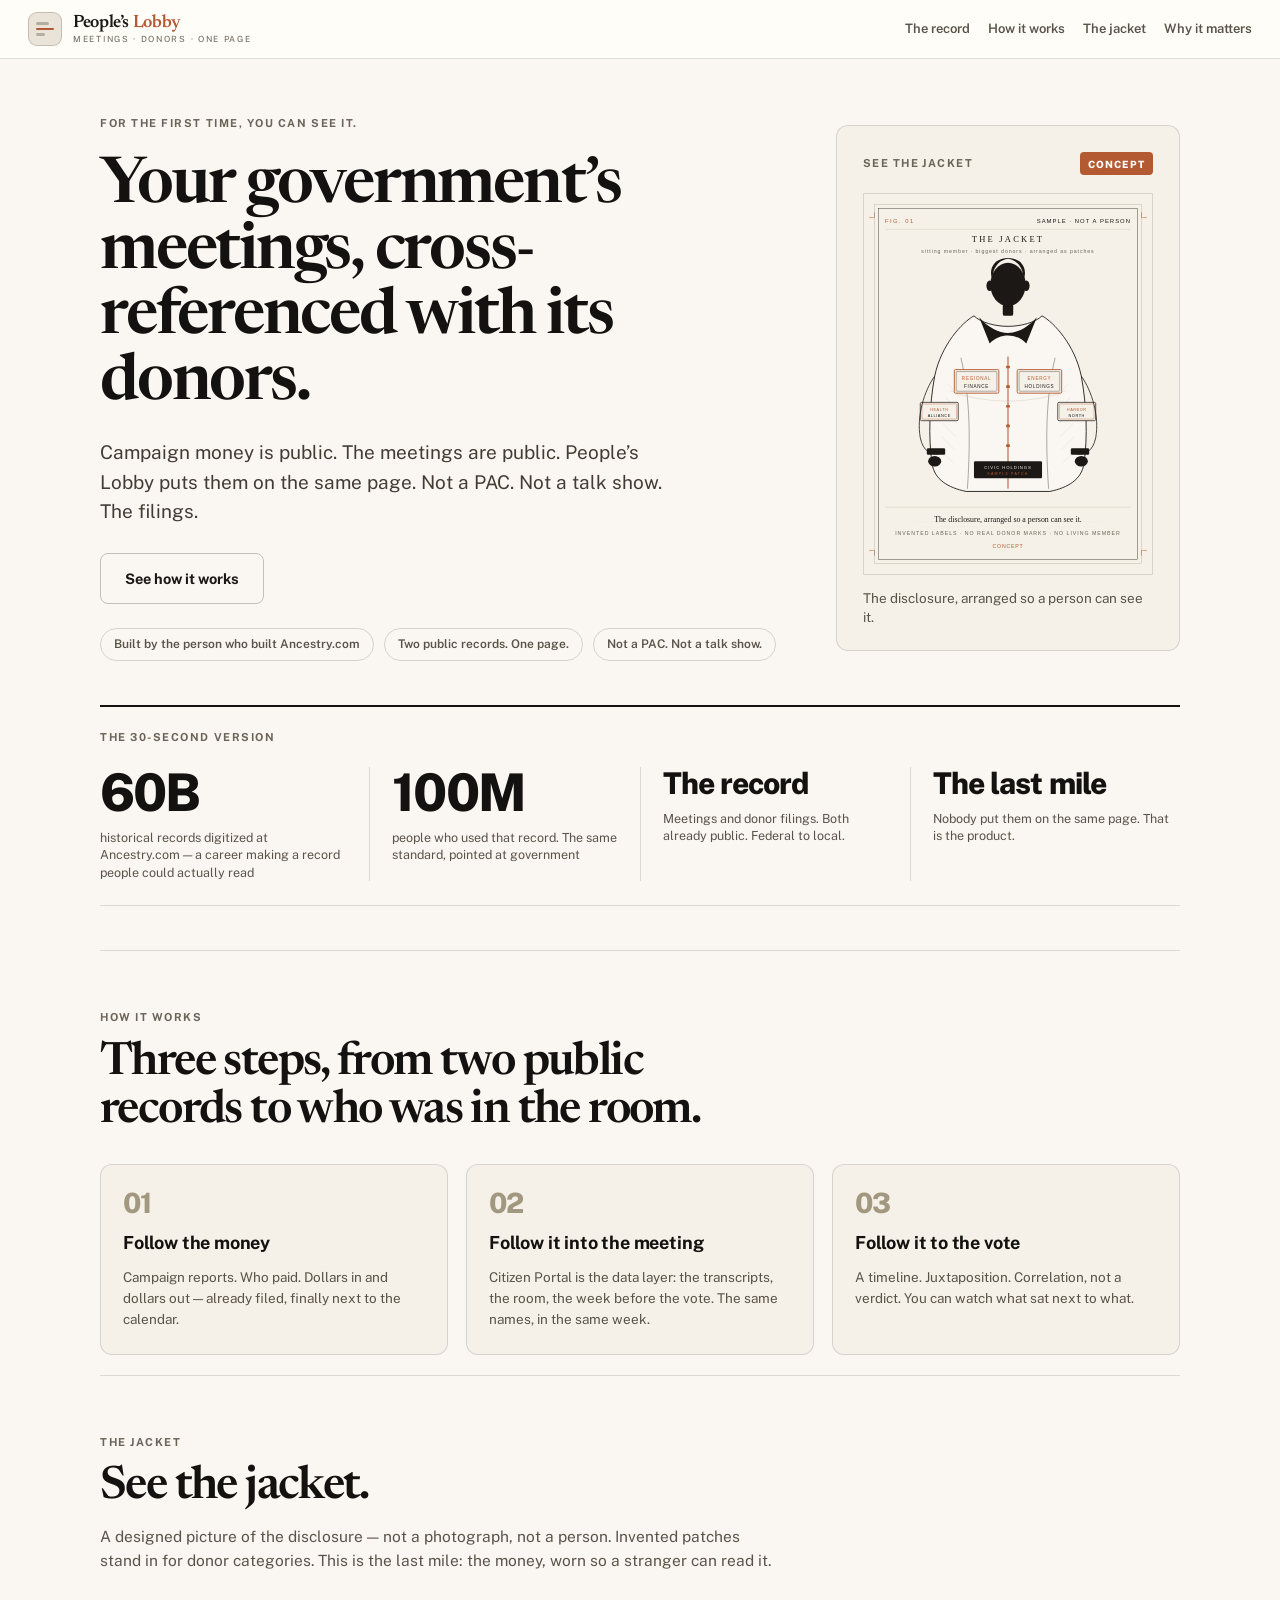
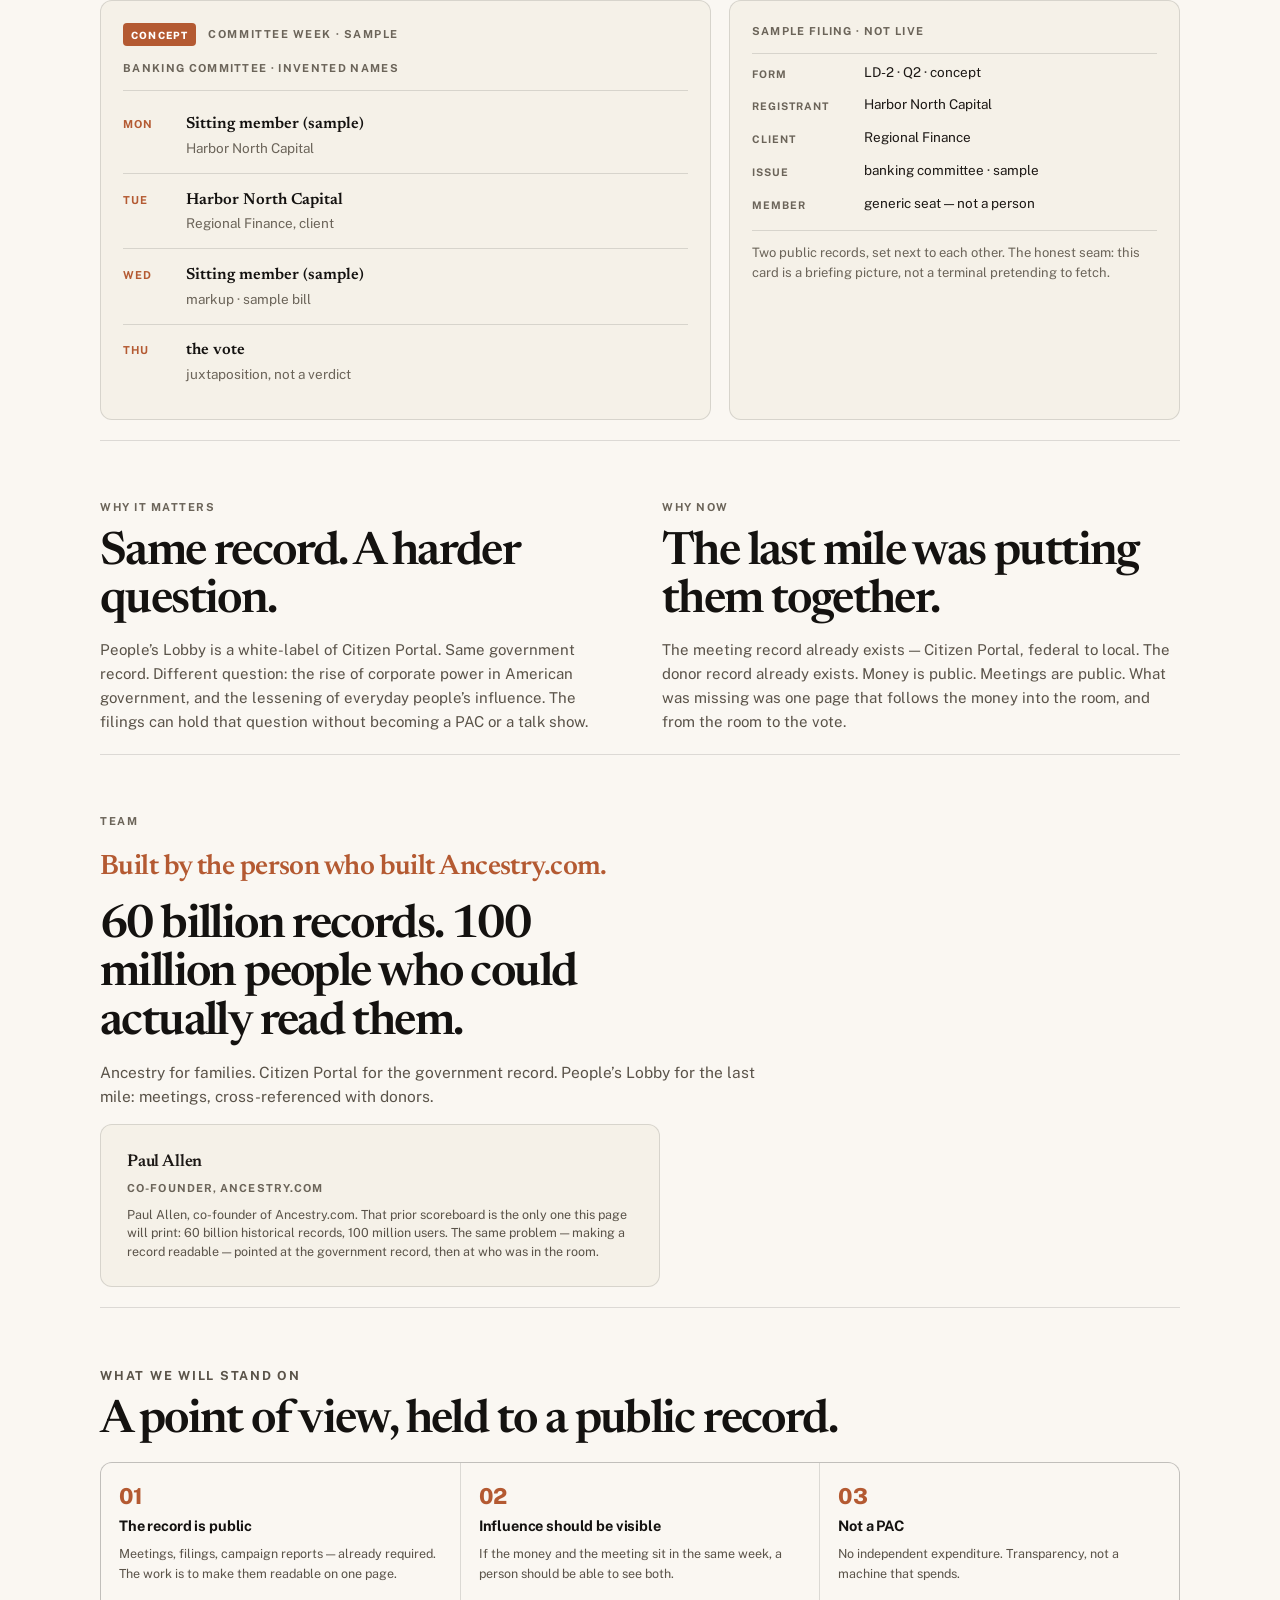
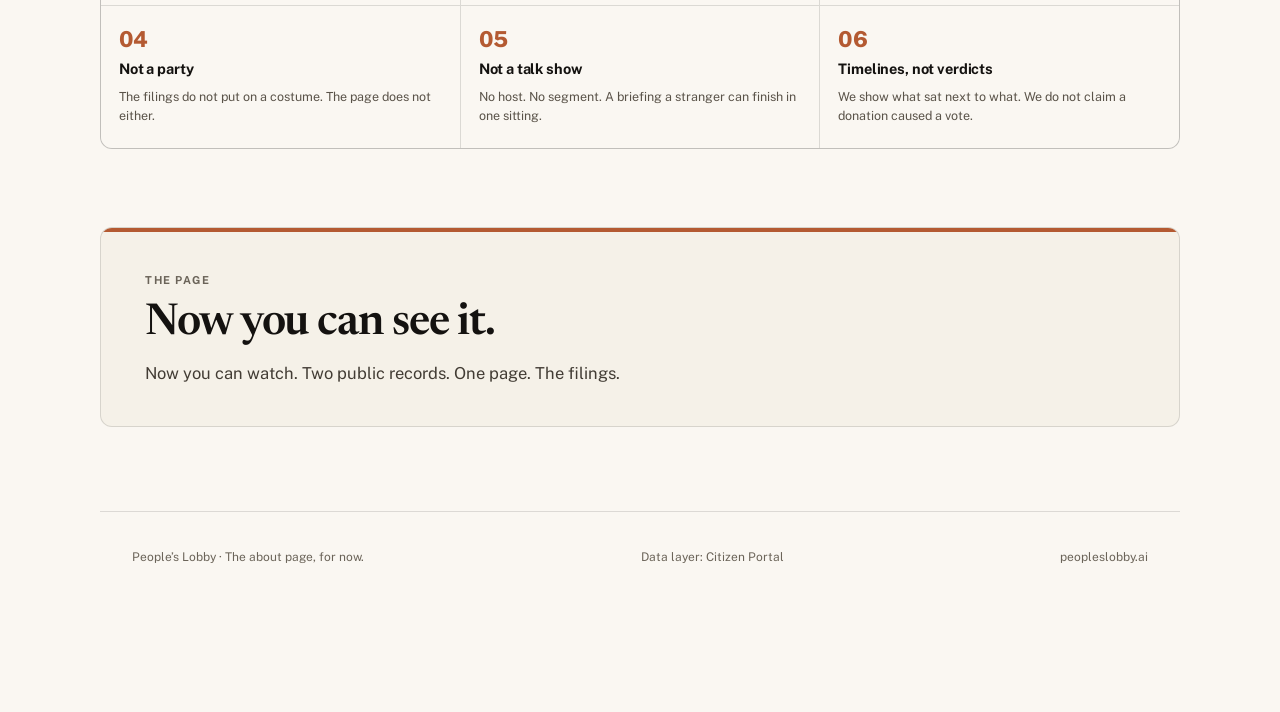
<file: index.html>
<!doctype html>
<html lang="en">
  <head>
    <meta charset="UTF-8" />
    <meta http-equiv="refresh" content="0; url=./peoples-lobby/" />
    <title>People's Lobby</title>
    <meta name="description" content="Your government's meetings, cross-referenced with its donors. Not a PAC. Not a talk show. The filings." />
  </head>
  <body>
    <p><a href="./peoples-lobby/">People’s Lobby</a> — the about page, for now.</p>
  </body>
</html>
</file>
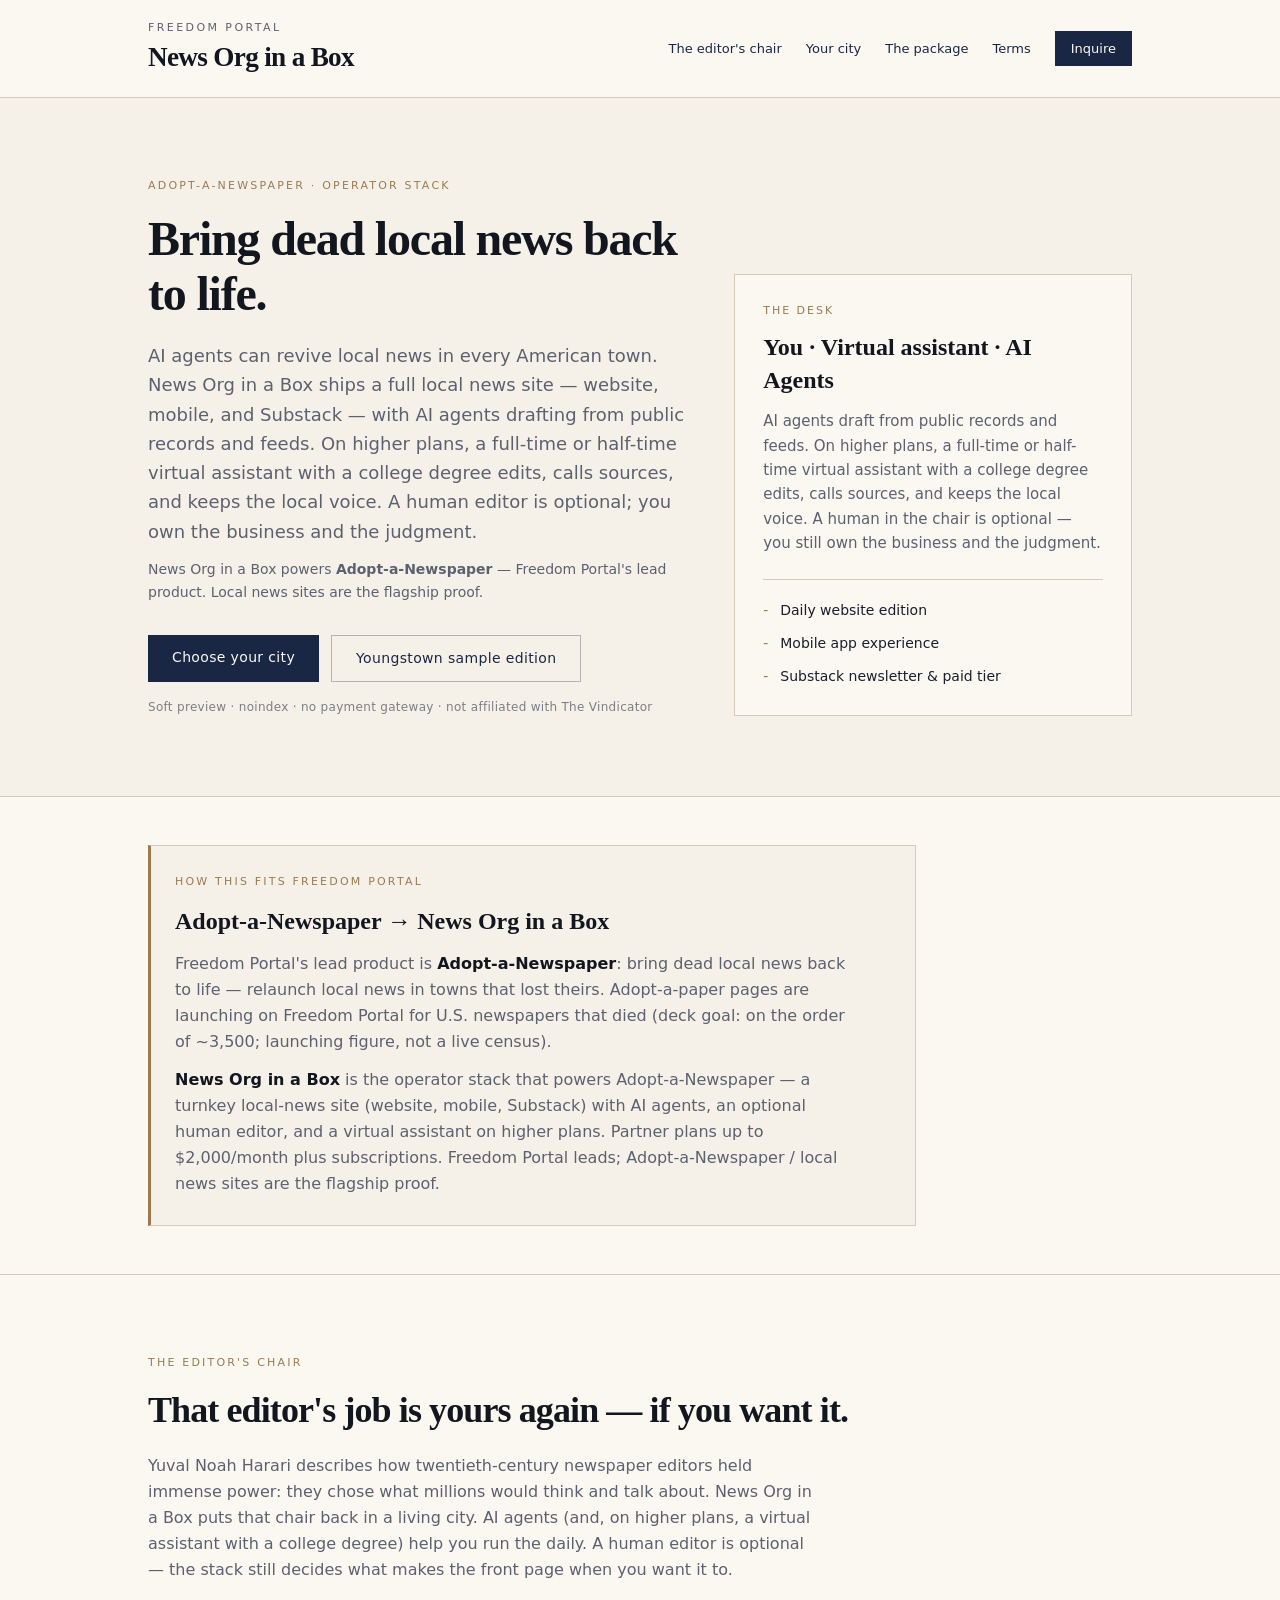
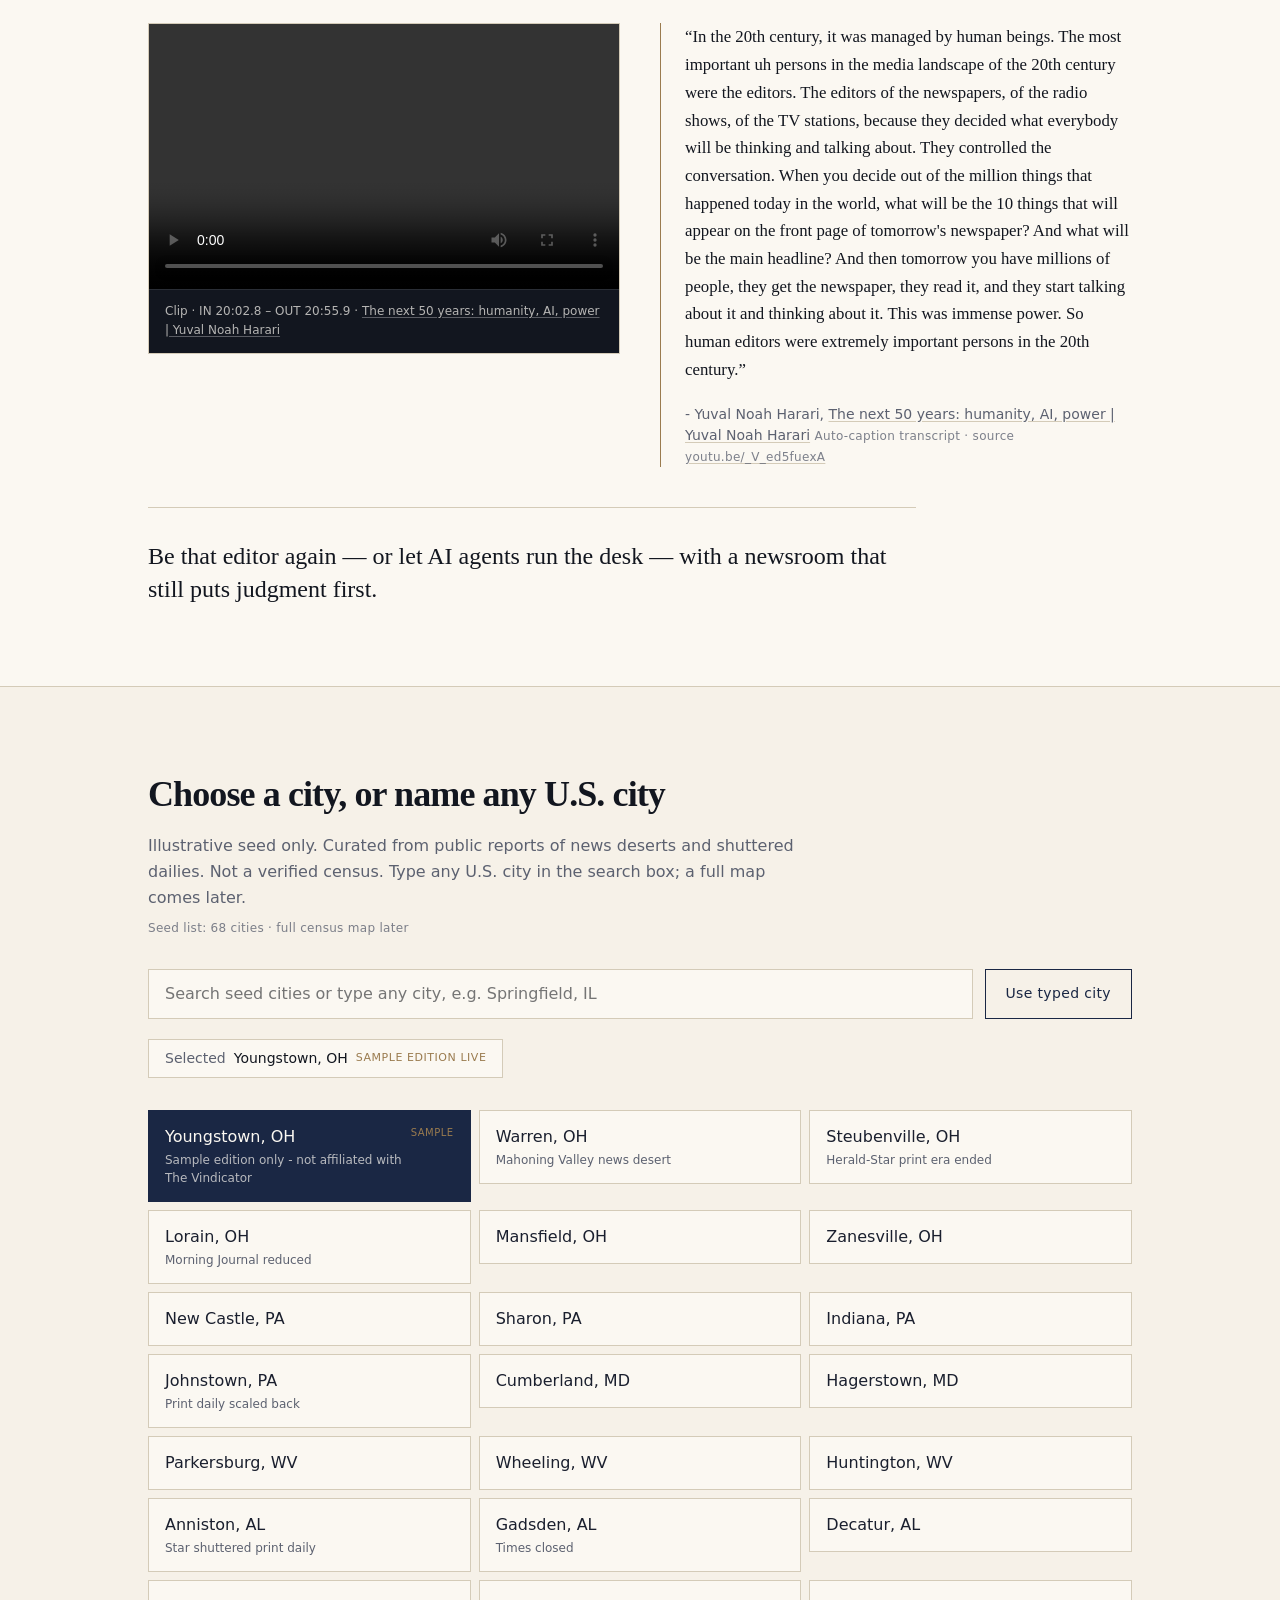
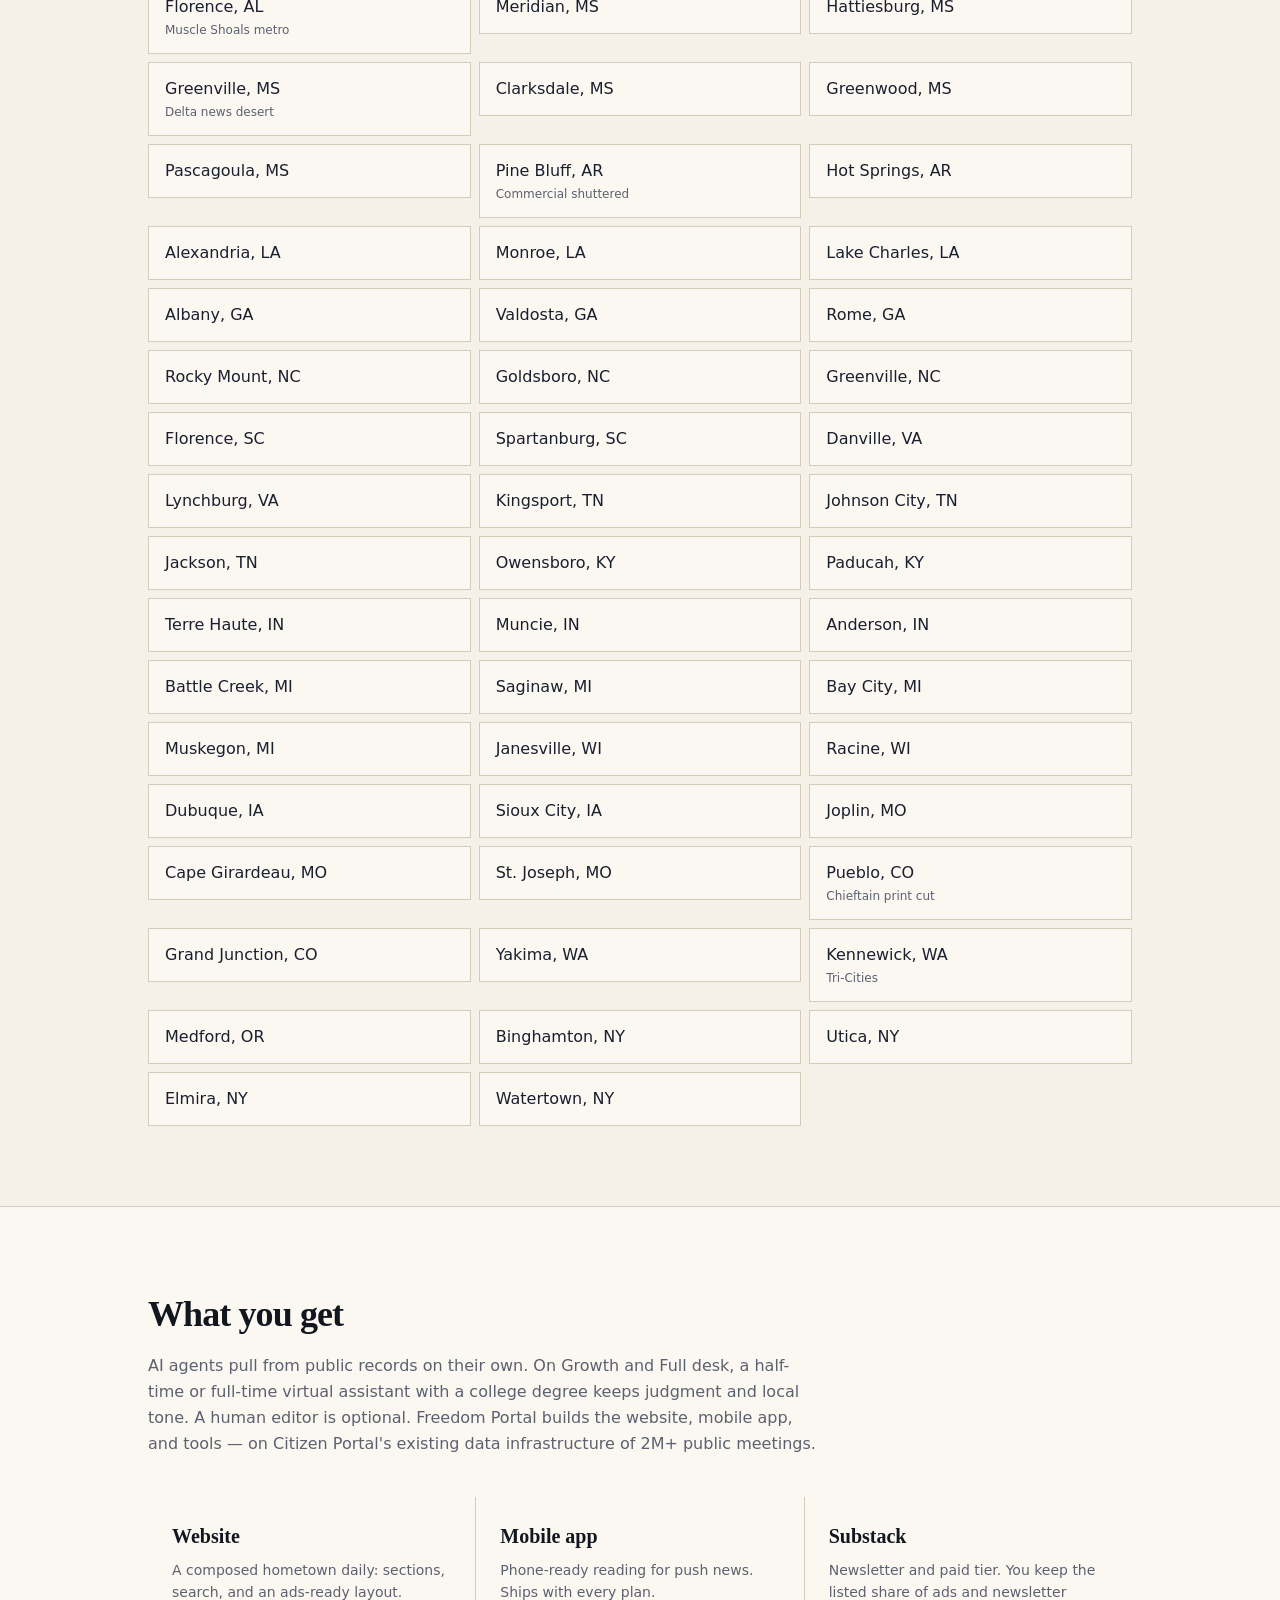
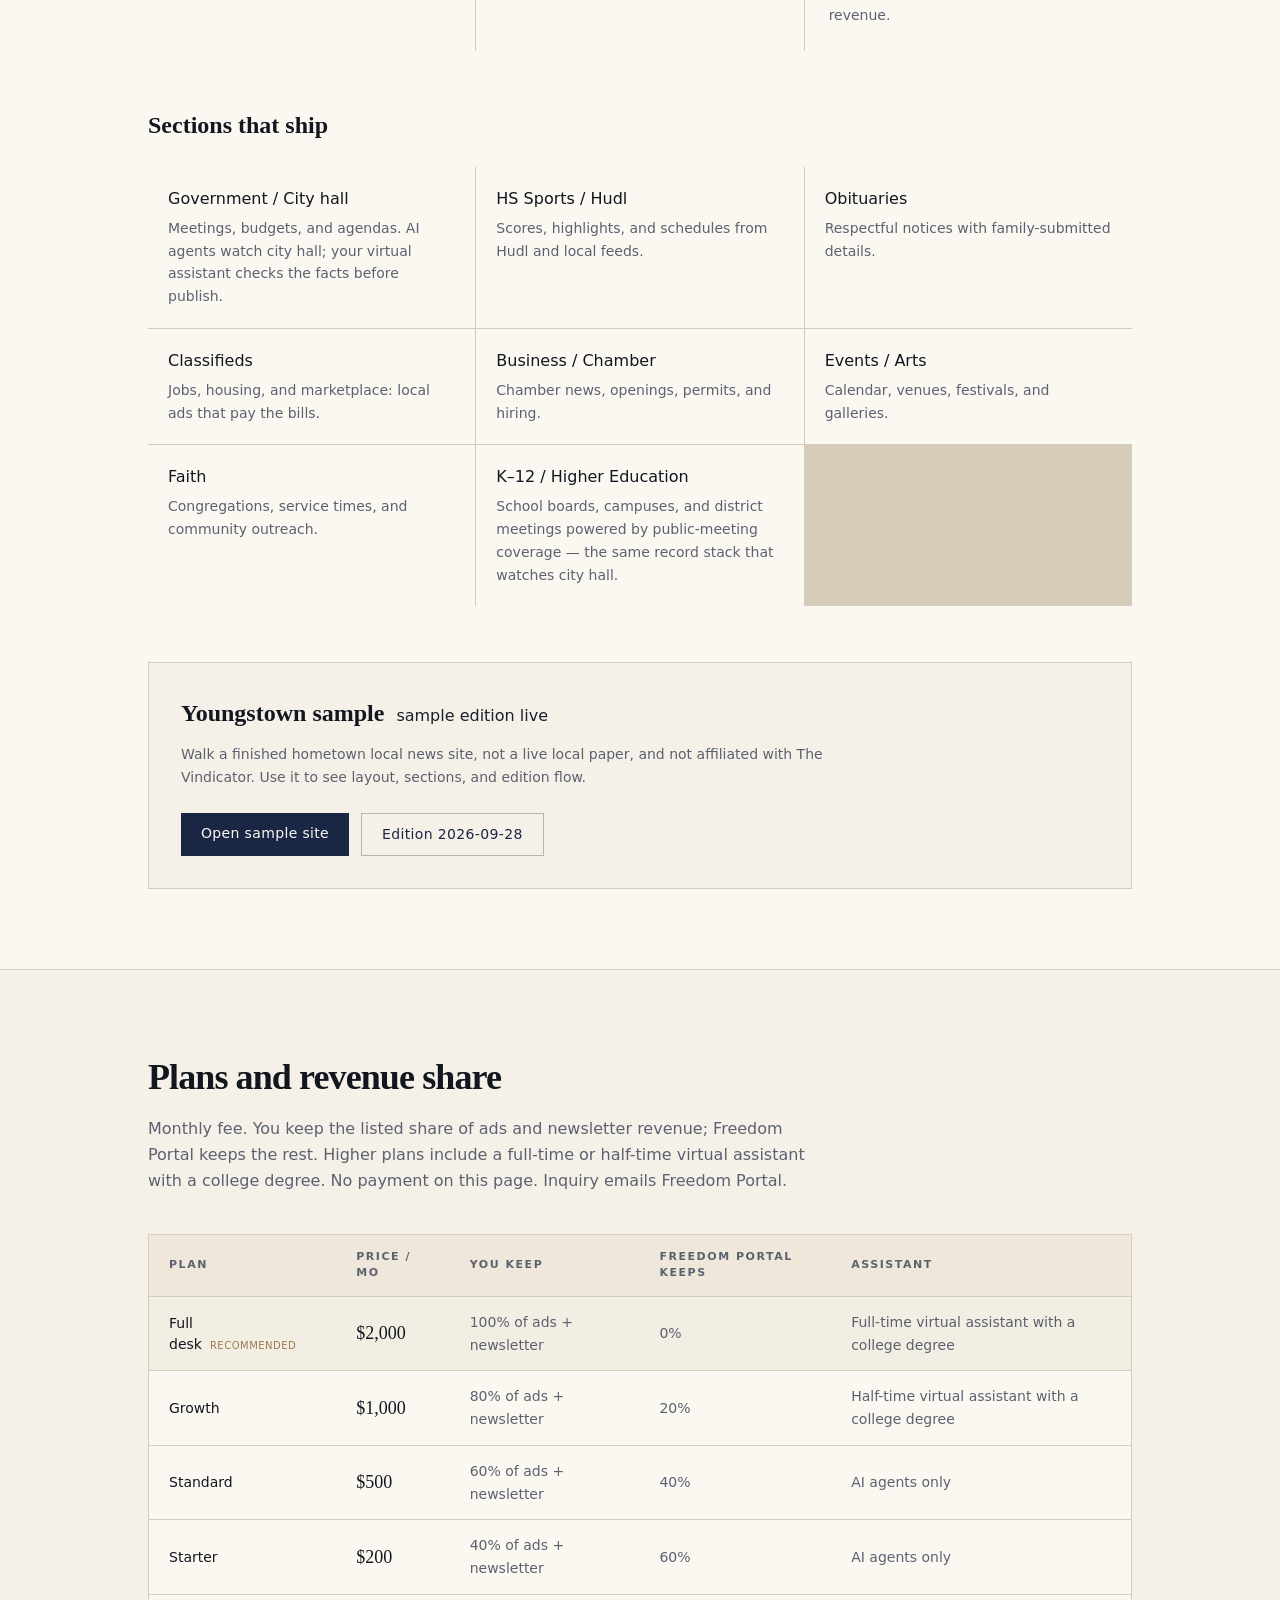
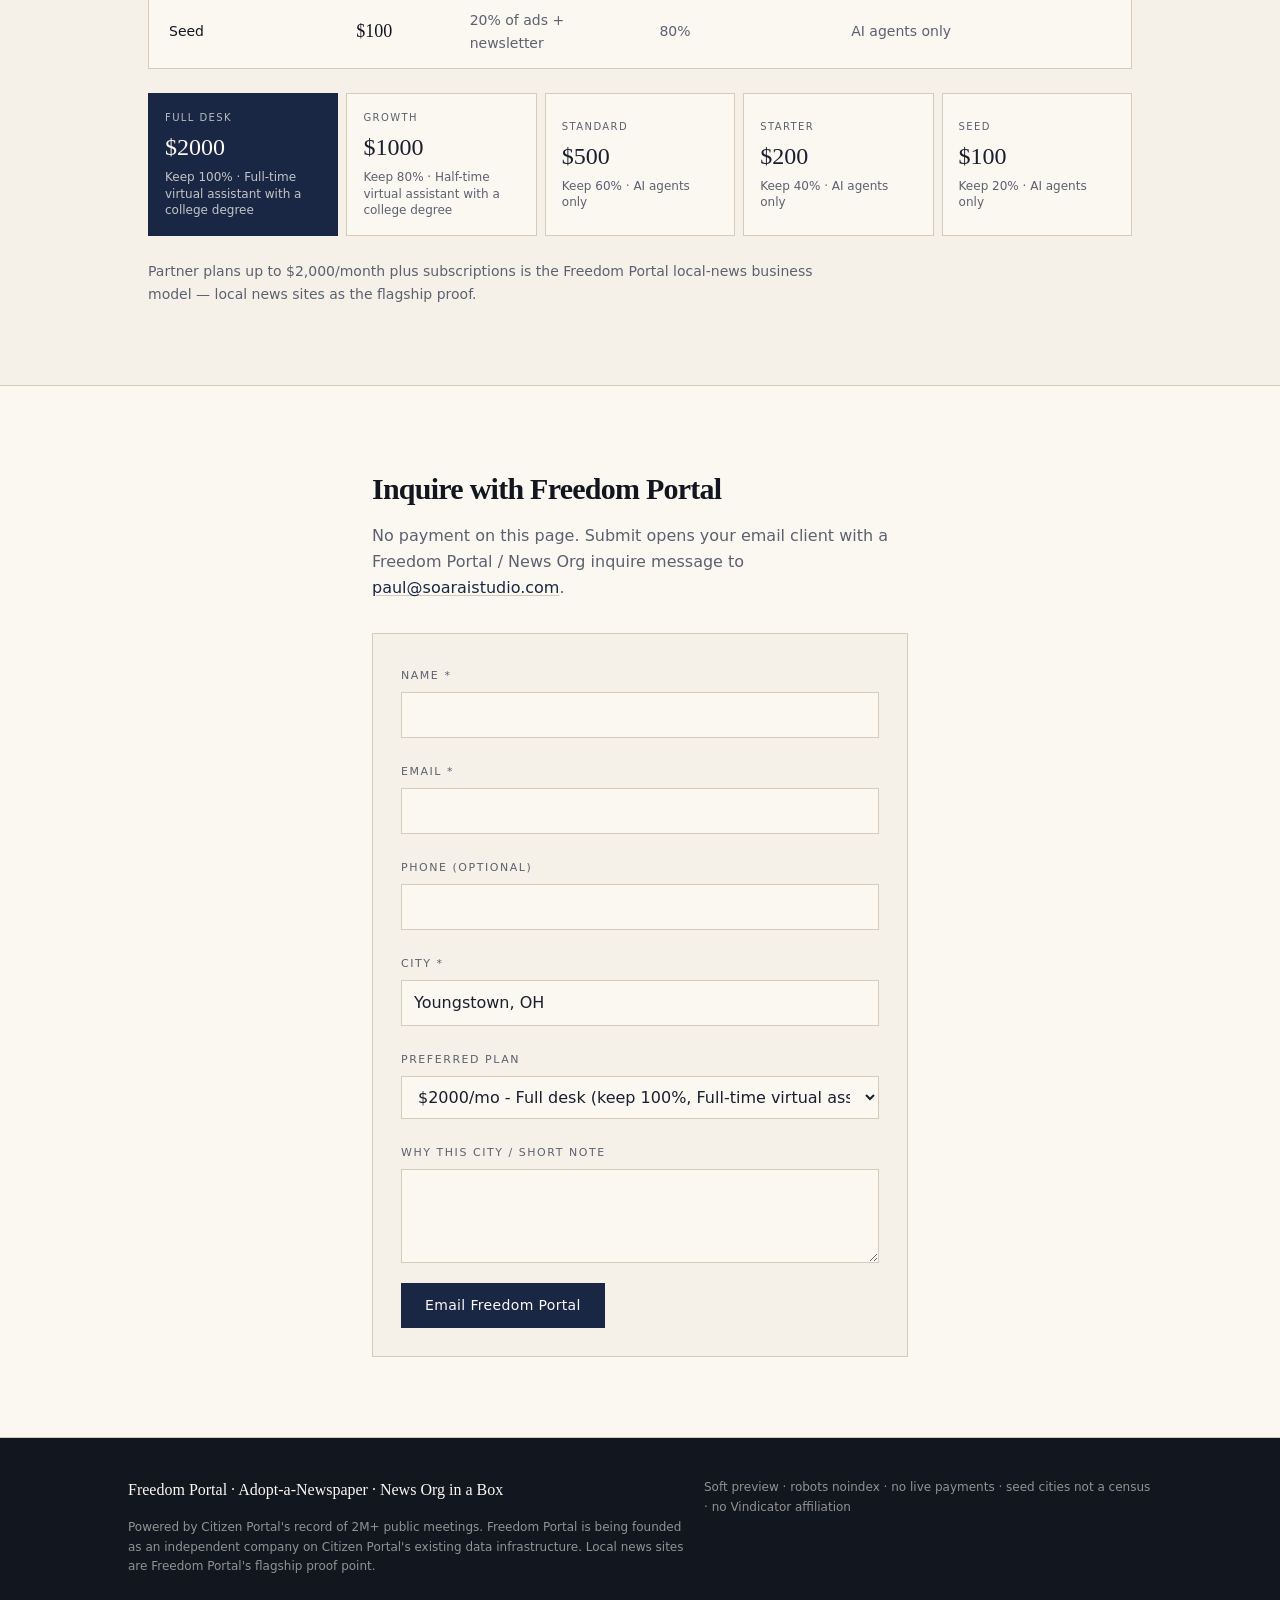
<file: fp-news-org-in-a-box/index.html>
<!DOCTYPE html>
<html lang="en">
<head>
<meta charset="utf-8">
<meta name="viewport" content="width=device-width, initial-scale=1">
<title>News Org in a Box · Freedom Portal</title>
<meta name="description" content="Freedom Portal's lead product is Adopt-a-Newspaper: bring dead local news back to life. News Org in a Box is the operator stack that powers it — website, mobile, Substack; AI agents; optional human editor. Powered by Citizen Portal's record of 2M+ public meetings.">
<meta name="robots" content="noindex,nofollow">
<meta name="googlebot" content="noindex,nofollow">
<meta property="og:title" content="News Org in a Box · Freedom Portal">
<meta property="og:description" content="Adopt-a-Newspaper is Freedom Portal's lead product. News Org in a Box is the turnkey operator stack. Local news sites are Freedom Portal's flagship proof.">
<meta property="og:type" content="website">
<meta property="og:url" content="https://freedom-portal-news-org.vercel.app/">
<meta name="twitter:card" content="summary">
<link rel="stylesheet" href="style.css">
</head>
<body>
<div class="page">
<header class="site-header">
  <div class="wrap inner">
    <div>
      <p class="eyebrow">Freedom Portal</p>
      <h1 class="wordmark">News Org in a Box</h1>
    </div>
    <nav class="nav" aria-label="Primary">
      <a href="#editor">The editor's chair</a>
      <a href="#city">Your city</a>
      <a href="#package">The package</a>
      <a href="#pricing">Terms</a>
      <a href="#signup" class="btn-inquire">Inquire</a>
    </nav>
  </div>
</header>

<main>
<section class="section">
  <div class="wrap section-pad hero-grid">
    <div>
      <p class="label-gold mb-4">Adopt-a-Newspaper · operator stack</p>
      <h2 class="h-hero">Bring dead local news back to life.</h2>
      <p class="lede">AI agents can revive local news in every American town. News Org in a Box ships a full local news site — website, mobile, and Substack — with AI agents drafting from public records and feeds. On higher plans, a full-time or half-time virtual assistant with a college degree edits, calls sources, and keeps the local voice. A human editor is optional; you own the business and the judgment.</p>
      <p class="muted-sm mt-3">News Org in a Box powers <strong>Adopt-a-Newspaper</strong> — Freedom Portal's lead product. Local news sites are the flagship proof.</p>
      <div class="btn-row">
        <a href="#city" class="btn-primary">Choose your city</a>
        <a href="https://youngstown-daily-sample.vercel.app/" target="_blank" rel="noopener noreferrer" class="btn-outline">Youngstown sample edition</a>
      </div>
      <p class="muted-xs mt-4">Soft preview · noindex · no payment gateway · not affiliated with The Vindicator</p>
    </div>
    <aside class="desk-card">
      <p class="label-gold" style="letter-spacing:0.18em">The desk</p>
      <p class="font-serif mt-3" style="font-size:1.5rem;font-weight:600;line-height:1.375;color:var(--ink)">You · Virtual assistant · AI Agents</p>
      <p class="mt-3" style="font-size:15px;line-height:1.625;color:var(--muted)">AI agents draft from public records and feeds. On higher plans, a full-time or half-time virtual assistant with a college degree edits, calls sources, and keeps the local voice. A human in the chair is optional — you still own the business and the judgment.</p>
      <ul>
        <li><span class="dash" aria-hidden="true">-</span>Daily website edition</li>
        <li><span class="dash" aria-hidden="true">-</span>Mobile app experience</li>
        <li><span class="dash" aria-hidden="true">-</span>Substack newsletter &amp; paid tier</li>
      </ul>
    </aside>
  </div>
</section>


<section class="section bg-paper" id="how-it-fits" aria-label="How this fits Freedom Portal">
  <div class="wrap section-pad-sm">
    <div class="fit-callout">
      <p class="label-gold">How this fits Freedom Portal</p>
      <h2 class="h3 mt-3">Adopt-a-Newspaper → News Org in a Box</h2>
      <p class="muted mt-3 max-w-2xl">Freedom Portal's lead product is <strong>Adopt-a-Newspaper</strong>: bring dead local news back to life — relaunch local news in towns that lost theirs. Adopt-a-paper pages are launching on Freedom Portal for U.S. newspapers that died (deck goal: on the order of ~3,500; launching figure, not a live census).</p>
      <p class="muted mt-3 max-w-2xl"><strong>News Org in a Box</strong> is the operator stack that powers Adopt-a-Newspaper — a turnkey local-news site (website, mobile, Substack) with AI agents, an optional human editor, and a virtual assistant on higher plans. Partner plans up to $2,000/month plus subscriptions. Freedom Portal leads; Adopt-a-Newspaper / local news sites are the flagship proof.</p>
    </div>
  </div>
</section>

<section id="editor" class="section bg-paper">
  <div class="wrap section-pad">
    <p class="label-gold">The editor's chair</p>
    <h2 class="h2 mt-3 max-w-3xl">That editor's job is yours again — if you want it.</h2>
    <p class="muted mt-4 max-w-2xl">Yuval Noah Harari describes how twentieth-century newspaper editors held immense power: they chose what millions would think and talk about. News Org in a Box puts that chair back in a living city. AI agents (and, on higher plans, a virtual assistant with a college degree) help you run the daily. A human editor is optional — the stack still decides what makes the front page when you want it to.</p>
    <div class="editor-grid">
      <figure class="video-figure">
        <video controls playsinline preload="metadata" aria-label="Yuval Noah Harari on twentieth-century newspaper editors as gatekeepers">
          <source src="https://news-org-in-a-box-sales.vercel.app/harari-editor-gatekeeper_16x9.mp4" type="video/mp4">
        </video>
        <figcaption>Clip · IN 20:02.8 – OUT 20:55.9 · <a href="https://youtu.be/_V_ed5fuexA" target="_blank" rel="noopener noreferrer">The next 50 years: humanity, AI, power | Yuval Noah Harari</a></figcaption>
      </figure>
      <blockquote class="quote">
        <p>“In the 20th century, it was managed by human beings. The most important uh persons in the media landscape of the 20th century were the editors. The editors of the newspapers, of the radio shows, of the TV stations, because they decided what everybody will be thinking and talking about. They controlled the conversation. When you decide out of the million things that happened today in the world, what will be the 10 things that will appear on the front page of tomorrow&#x27;s newspaper? And what will be the main headline? And then tomorrow you have millions of people, they get the newspaper, they read it, and they start talking about it and thinking about it. This was immense power. So human editors were extremely important persons in the 20th century.”</p>
        <footer>
          <cite>- Yuval Noah Harari, <a href="https://youtu.be/_V_ed5fuexA" target="_blank" rel="noopener noreferrer">The next 50 years: humanity, AI, power | Yuval Noah Harari</a>
            <span class="block mt-2 muted-xs">Auto-caption transcript · source <a href="https://youtu.be/_V_ed5fuexA" target="_blank" rel="noopener noreferrer">youtu.be/_V_ed5fuexA</a></span>
          </cite>
        </footer>
      </blockquote>
    </div>
    <p class="closer">Be that editor again — or let AI agents run the desk — with a newsroom that still puts judgment first.</p>
  </div>
</section>

<section id="city" class="section">
  <div class="wrap section-pad">
    <h2 class="h2">Choose a city, or name any U.S. city</h2>
    <p class="muted mt-3 max-w-2xl">Illustrative seed only. Curated from public reports of news deserts and shuttered dailies. Not a verified census. Type any U.S. city in the search box; a full map comes later.</p>
    <p class="muted-xs mt-2">Seed list: 68 cities · full census map later</p>
    <div class="city-search">
      <input type="search" id="city-search" placeholder="Search seed cities or type any city, e.g. Springfield, IL" aria-label="City search">
      <button type="button" id="use-typed-city">Use typed city</button>
    </div>
    <p class="selected-chip" id="selected-chip">
      <span class="sel-label">Selected</span>
      <span class="sel-value" id="selected-city">Youngstown, OH</span>
      <span class="sel-badge" id="selected-badge">sample edition live</span>
    </p>
    <ul class="city-grid" id="city-list"></ul>
  </div>
</section>

<section id="package" class="section bg-paper">
  <div class="wrap section-pad">
    <h2 class="h2">What you get</h2>
    <p class="muted mt-3 max-w-2xl">AI agents pull from public records on their own. On Growth and Full desk, a half-time or full-time virtual assistant with a college degree keeps judgment and local tone. A human editor is optional. Freedom Portal builds the website, mobile app, and tools — on Citizen Portal's existing data infrastructure of 2M+ public meetings.</p>
    <div class="pkg-grid">
      <article>
        <h3>Website</h3>
        <p>A composed hometown daily: sections, search, and an ads-ready layout.</p>
      </article>
      <article>
        <h3>Mobile app</h3>
        <p>Phone-ready reading for push news. Ships with every plan.</p>
      </article>
      <article>
        <h3>Substack</h3>
        <p>Newsletter and paid tier. You keep the listed share of ads and newsletter revenue.</p>
      </article>
    </div>
    <h3 class="h3 mt-14">Sections that ship</h3>
    <ul class="sections-grid">
      <li>
        <h4>Government / City hall</h4>
        <p>Meetings, budgets, and agendas. AI agents watch city hall; your virtual assistant checks the facts before publish.</p>
      </li>
      <li>
        <h4>HS Sports / Hudl</h4>
        <p>Scores, highlights, and schedules from Hudl and local feeds.</p>
      </li>
      <li>
        <h4>Obituaries</h4>
        <p>Respectful notices with family-submitted details.</p>
      </li>
      <li>
        <h4>Classifieds</h4>
        <p>Jobs, housing, and marketplace: local ads that pay the bills.</p>
      </li>
      <li>
        <h4>Business / Chamber</h4>
        <p>Chamber news, openings, permits, and hiring.</p>
      </li>
      <li>
        <h4>Events / Arts</h4>
        <p>Calendar, venues, festivals, and galleries.</p>
      </li>
      <li>
        <h4>Faith</h4>
        <p>Congregations, service times, and community outreach.</p>
      </li>
      <li>
        <h4>K–12 / Higher Education</h4>
        <p>School boards, campuses, and district meetings powered by public-meeting coverage — the same record stack that watches city hall.</p>
      </li>
    </ul>
    <div class="sample-box">
      <div class="title-row">
        <h3 class="h3">Youngstown sample</h3>
        <span class="sel-badge">sample edition live</span>
      </div>
      <p class="muted-sm mt-3 max-w-2xl">Walk a finished hometown local news site, not a live local paper, and not affiliated with The Vindicator. Use it to see layout, sections, and edition flow.</p>
      <div class="btn-row" style="margin-top:1.5rem">
        <a href="https://youngstown-daily-sample.vercel.app/" target="_blank" rel="noopener noreferrer" class="btn-primary" style="padding:0.625rem 1.25rem">Open sample site</a>
        <a href="https://youngstown-daily-sample.vercel.app/edition/2026-09-28" target="_blank" rel="noopener noreferrer" class="btn-outline" style="padding:0.625rem 1.25rem">Edition 2026-09-28</a>
      </div>
    </div>
  </div>
</section>

<section id="pricing" class="section">
  <div class="wrap section-pad">
    <h2 class="h2">Plans and revenue share</h2>
    <p class="muted mt-3 max-w-2xl">Monthly fee. You keep the listed share of ads and newsletter revenue; Freedom Portal keeps the rest. Higher plans include a full-time or half-time virtual assistant with a college degree. No payment on this page. Inquiry emails Freedom Portal.</p>
    <div class="pricing-table-wrap">
      <table class="pricing-table">
        <thead>
          <tr>
            <th>Plan</th>
            <th>Price / mo</th>
            <th>You keep</th>
            <th>Freedom Portal keeps</th>
            <th>Assistant</th>
          </tr>
        </thead>
        <tbody>
          <tr class="row-rec">
            <td class="plan-name">Full desk<span class="rec">recommended</span></td>
            <td class="price">$2,000</td>
            <td class="muted">100% of ads + newsletter</td>
            <td class="muted">0%</td>
            <td class="muted">Full-time virtual assistant with a college degree</td>
          </tr>
          <tr>
            <td class="plan-name">Growth</td>
            <td class="price">$1,000</td>
            <td class="muted">80% of ads + newsletter</td>
            <td class="muted">20%</td>
            <td class="muted">Half-time virtual assistant with a college degree</td>
          </tr>
          <tr>
            <td class="plan-name">Standard</td>
            <td class="price">$500</td>
            <td class="muted">60% of ads + newsletter</td>
            <td class="muted">40%</td>
            <td class="muted">AI agents only</td>
          </tr>
          <tr>
            <td class="plan-name">Starter</td>
            <td class="price">$200</td>
            <td class="muted">40% of ads + newsletter</td>
            <td class="muted">60%</td>
            <td class="muted">AI agents only</td>
          </tr>
          <tr>
            <td class="plan-name">Seed</td>
            <td class="price">$100</td>
            <td class="muted">20% of ads + newsletter</td>
            <td class="muted">80%</td>
            <td class="muted">AI agents only</td>
          </tr>
        </tbody>
      </table>
    </div>
    <div class="plan-cards" id="plan-cards">
      <button type="button" class="plan-card is-active" data-plan="$2000 / Full desk">
        <p class="p-label">Full desk</p>
        <p class="p-price">$2000</p>
        <p class="p-meta">Keep 100% · Full-time virtual assistant with a college degree</p>
      </button>
      <button type="button" class="plan-card" data-plan="$1000 / Growth">
        <p class="p-label">Growth</p>
        <p class="p-price">$1000</p>
        <p class="p-meta">Keep 80% · Half-time virtual assistant with a college degree</p>
      </button>
      <button type="button" class="plan-card" data-plan="$500 / Standard">
        <p class="p-label">Standard</p>
        <p class="p-price">$500</p>
        <p class="p-meta">Keep 60% · AI agents only</p>
      </button>
      <button type="button" class="plan-card" data-plan="$200 / Starter">
        <p class="p-label">Starter</p>
        <p class="p-price">$200</p>
        <p class="p-meta">Keep 40% · AI agents only</p>
      </button>
      <button type="button" class="plan-card" data-plan="$100 / Seed">
        <p class="p-label">Seed</p>
        <p class="p-price">$100</p>
        <p class="p-meta">Keep 20% · AI agents only</p>
      </button>
    </div>
    <p class="investor-note">Partner plans up to $2,000/month plus subscriptions is the Freedom Portal local-news business model — local news sites as the flagship proof.</p>
  </div>
</section>

<section id="signup" class="section bg-paper">
  <div class="signup-wrap section-pad">
    <h2 class="h2" style="font-size:1.875rem">Inquire with Freedom Portal</h2>
    <p class="muted mt-3 signup-lede">No payment on this page. Submit opens your email client with a Freedom Portal / News Org inquire message to <a href="mailto:paul@soaraistudio.com?subject=Freedom%20Portal%20%2F%20News%20Org%20inquire">paul@soaraistudio.com</a>.</p>
    <form class="signup-form" id="inquire-form">
      <label>
        <span class="flabel">Name *</span>
        <input required name="name" autocomplete="name">
      </label>
      <label>
        <span class="flabel">Email *</span>
        <input required type="email" name="email" autocomplete="email">
      </label>
      <label>
        <span class="flabel">Phone (optional)</span>
        <input type="tel" name="phone" autocomplete="tel">
      </label>
      <label>
        <span class="flabel">City *</span>
        <input required name="city" id="form-city" placeholder="Pick above or type any U.S. city" value="Youngstown, OH">
      </label>
      <label>
        <span class="flabel">Preferred plan</span>
        <select name="plan" id="form-plan">
          <option value="$2000 / Full desk" selected>$2000/mo - Full desk (keep 100%, Full-time virtual assistant with a college degree)</option>
          <option value="$1000 / Growth">$1000/mo - Growth (keep 80%, Half-time virtual assistant with a college degree)</option>
          <option value="$500 / Standard">$500/mo - Standard (keep 60%, AI agents only)</option>
          <option value="$200 / Starter">$200/mo - Starter (keep 40%, AI agents only)</option>
          <option value="$100 / Seed">$100/mo - Seed (keep 20%, AI agents only)</option>
        </select>
      </label>
      <label>
        <span class="flabel">Why this city / short note</span>
        <textarea name="note" rows="3"></textarea>
      </label>
      <button type="submit">Email Freedom Portal</button>
    </form>
  </div>
</section>
</main>

<footer class="site-footer">
  <div class="inner">
    <div>
      <p class="brand">Freedom Portal · Adopt-a-Newspaper · News Org in a Box</p>
      <p class="powered">Powered by Citizen Portal's record of 2M+ public meetings. Freedom Portal is being founded as an independent company on Citizen Portal's existing data infrastructure. Local news sites are Freedom Portal's flagship proof point.</p>
    </div>
    <p class="fine">Soft preview · robots noindex · no live payments · seed cities not a census · no Vindicator affiliation</p>
  </div>
</footer>
</div>
<script src="cities.js"></script>
<script src="nav.js"></script>
</body>
</html>
</file>
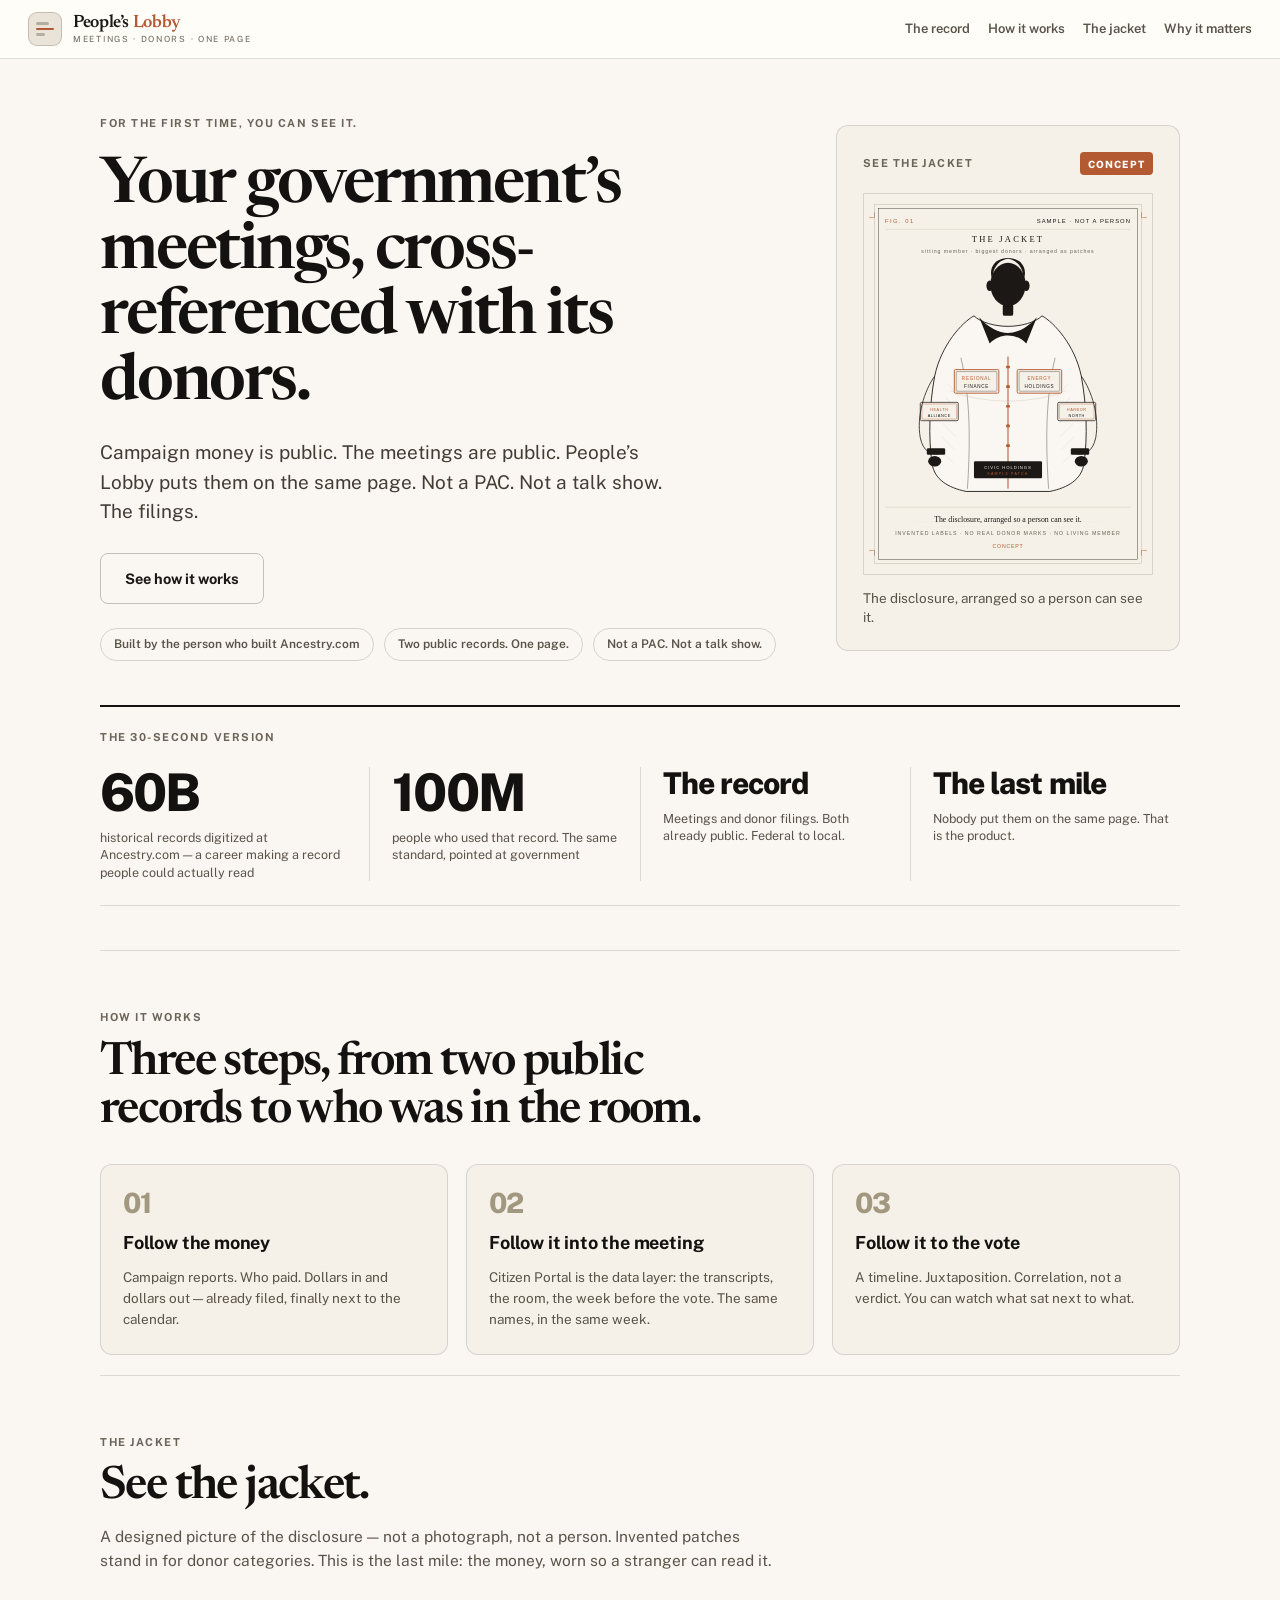
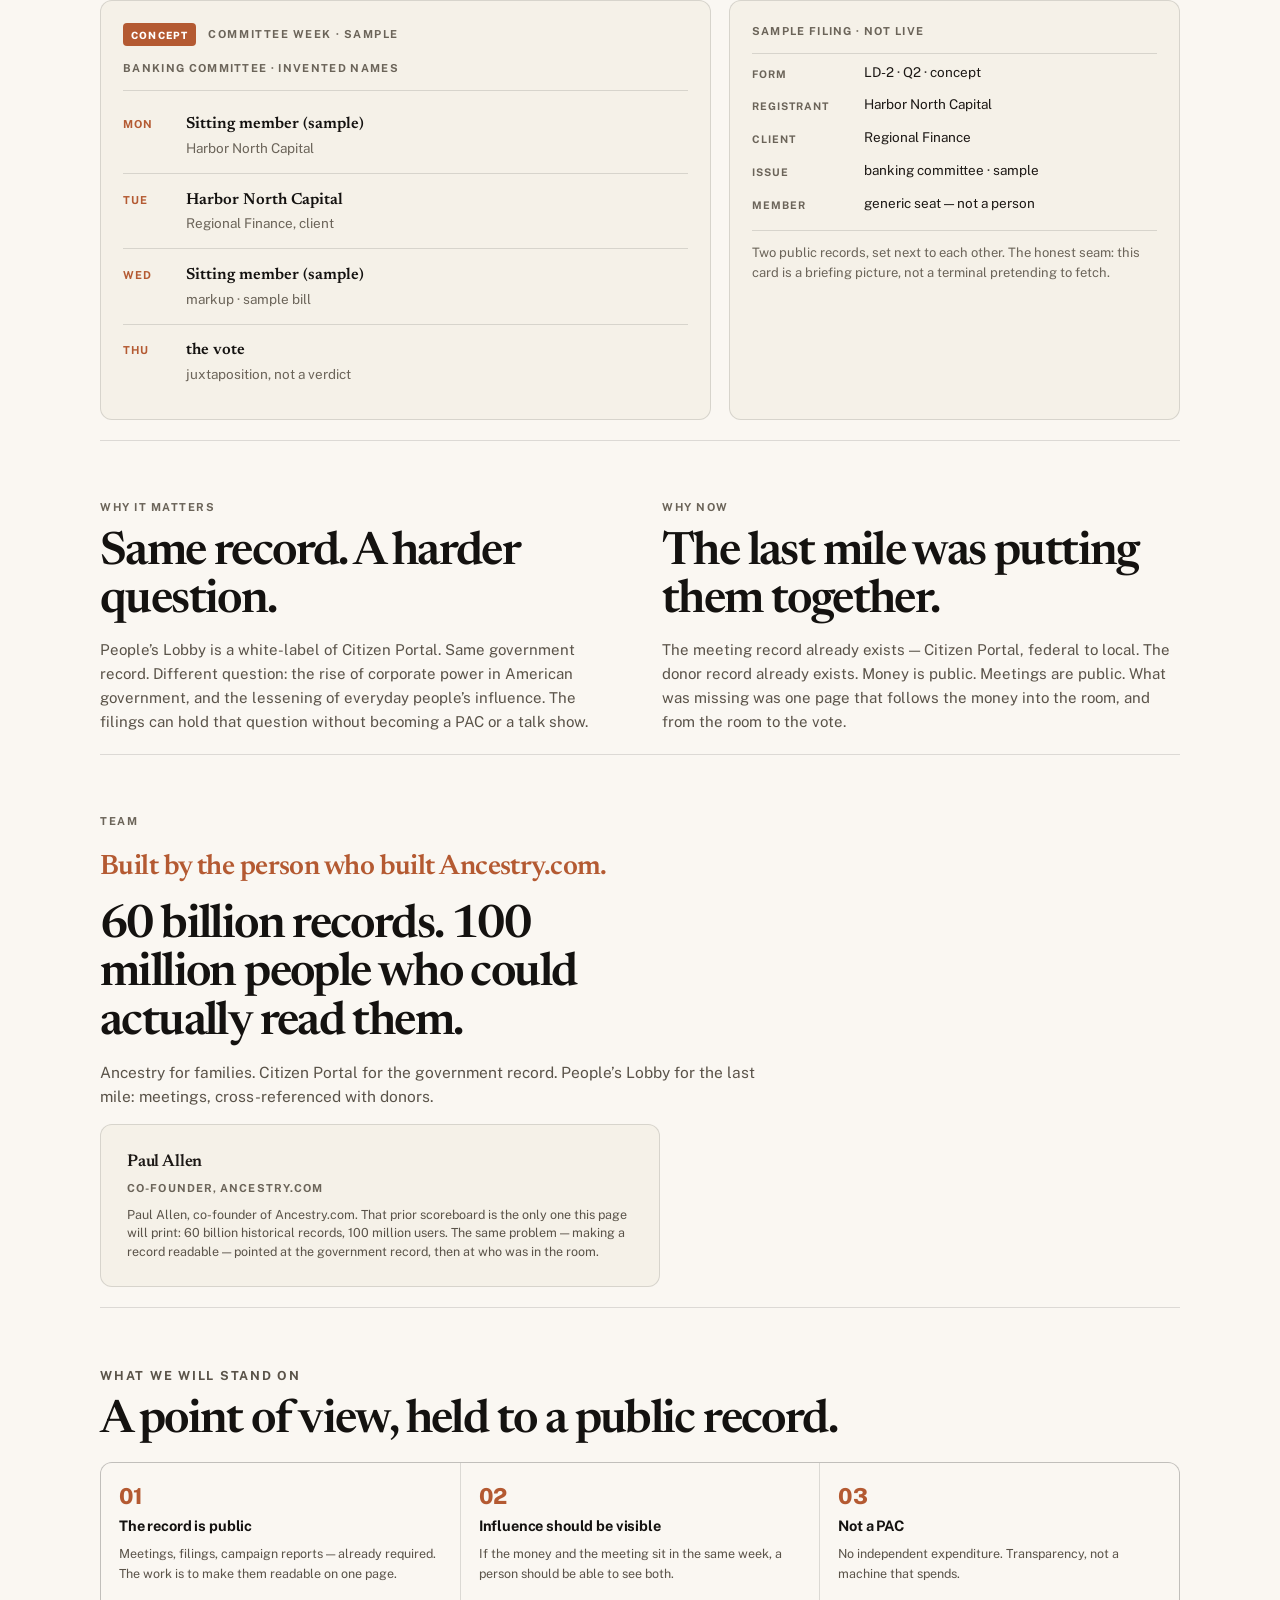
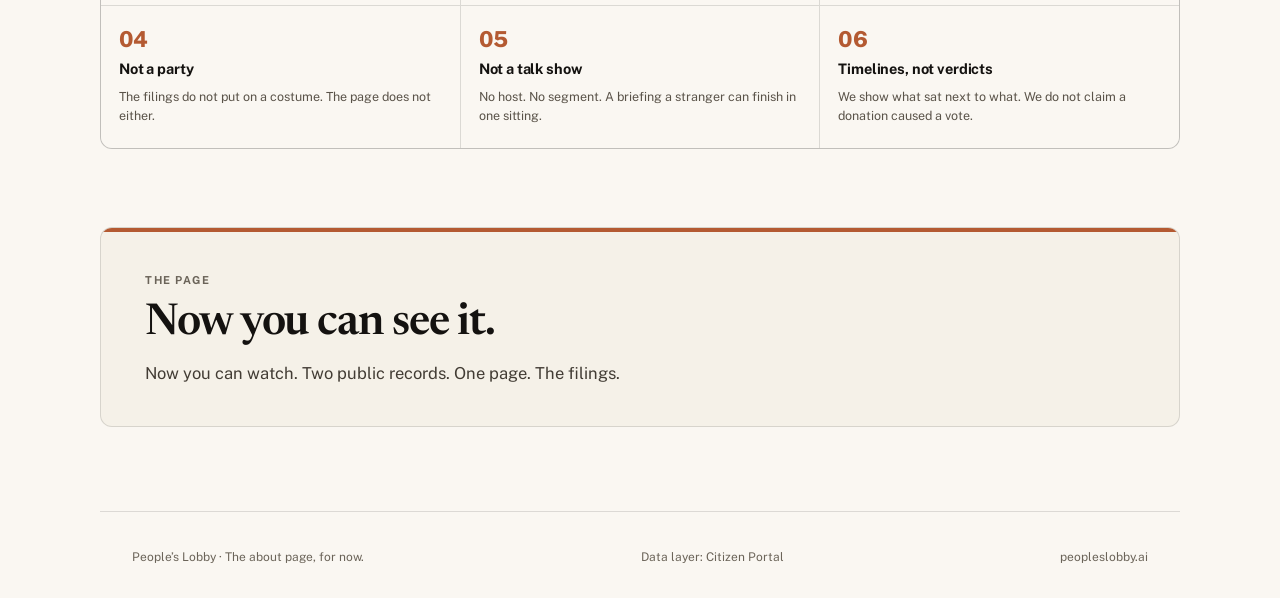
<file: peoples-lobby/index.html>
<!doctype html>
<html lang="en">
  <head>
    <meta charset="UTF-8" />
    <meta name="viewport" content="width=device-width, initial-scale=1.0" />
    <title>People's Lobby</title>
    <meta
      name="description"
      content="Campaign money is public. The meetings are public. People's Lobby puts them on the same page. Not a PAC. Not a talk show. The filings."
    />
    <meta property="og:title" content="People's Lobby" />
    <meta
      property="og:description"
      content="Your government's meetings, cross-referenced with its donors. Not a PAC. Not a talk show. The filings."
    />
    <meta property="og:type" content="website" />
    <link rel="icon" type="image/svg+xml" href="./favicon.svg" />
    <link rel="preconnect" href="https://fonts.googleapis.com" />
    <link rel="preconnect" href="https://fonts.gstatic.com" crossorigin />
    <link
      href="https://fonts.googleapis.com/css2?family=Newsreader:ital,opsz,wght@0,6..72,400;0,6..72,500;0,6..72,600;0,6..72,700;1,6..72,600&family=Public+Sans:ital,wght@0,400;0,500;0,600;0,700;0,800;1,400&display=swap"
      rel="stylesheet"
    />
    <link rel="stylesheet" href="./style.css" />
  </head>
  <body>
    <header class="top">
      <a class="brand" href="#top">
        <span class="mark" aria-hidden="true"><i></i><i></i><i></i></span>
        <span class="brand-text">
          <span class="brand-name">People’s <em>Lobby</em></span>
          <span class="brand-sub">Meetings · donors · one page</span>
        </span>
      </a>
      <nav>
        <a href="#record">The record</a>
        <a href="#how">How it works</a>
        <a href="#jacket">The jacket</a>
        <a href="#why">Why it matters</a>
      </nav>
    </header>

    <main id="top">
      <section class="hero">
        <div class="hero-copy">
          <p class="eyebrow kicker">For the first time, you can see it.</p>
          <h1>Your government’s meetings, cross-referenced with its donors.</h1>
          <p class="deck">
            Campaign money is public. The meetings are public. People’s Lobby puts them on the same page. Not a PAC. Not a talk show. The filings.
          </p>
          <div class="hero-actions">
            <a class="ghost" href="#how">See how it works</a>
          </div>
          <div class="chips">
            <span>Built by the person who built Ancestry.com</span>
            <span>Two public records. One page.</span>
            <span>Not a PAC. Not a talk show.</span>
          </div>
        </div>

        <figure class="evidence" aria-label="See the jacket — concept product">
          <div class="evidence-head">
            <span>See the jacket</span>
            <span class="stamp">Concept</span>
          </div>
          <img
            src="./jacket.svg"
            width="440"
            height="580"
            alt="Concept interface: a generic sitting member wearing an F1-style jacket of invented donor patches — Regional Finance, Energy Holdings, Health Alliance. Sample disclosure, not a person."
          />
          <figcaption>The disclosure, arranged so a person can see it.</figcaption>
        </figure>
      </section>

      <section class="strip" id="record" aria-label="The 30-second version">
        <div class="strip-rule">
          <p class="eyebrow">The 30-second version</p>
          <div class="tiles">
            <div>
              <p class="num">60B</p>
              <p>historical records digitized at Ancestry.com — a career making a record people could actually read</p>
            </div>
            <div>
              <p class="num">100M</p>
              <p>people who used that record. The same standard, pointed at government</p>
            </div>
            <div>
              <p class="num word">The record</p>
              <p>Meetings and donor filings. Both already public. Federal to local.</p>
            </div>
            <div>
              <p class="num word">The last mile</p>
              <p>Nobody put them on the same page. That is the product.</p>
            </div>
          </div>
        </div>
      </section>

      <section class="how" id="how">
        <div class="how-head">
          <p class="eyebrow">How it works</p>
          <h2>Three steps, from two public records to who was in the room.</h2>
        </div>
        <ol class="steps">
          <li>
            <span class="n">01</span>
            <h3>Follow the money</h3>
            <p>Campaign reports. Who paid. Dollars in and dollars out — already filed, finally next to the calendar.</p>
          </li>
          <li>
            <span class="n">02</span>
            <h3>Follow it into the meeting</h3>
            <p>Citizen Portal is the data layer: the transcripts, the room, the week before the vote. The same names, in the same week.</p>
          </li>
          <li>
            <span class="n">03</span>
            <h3>Follow it to the vote</h3>
            <p>A timeline. Juxtaposition. Correlation, not a verdict. You can watch what sat next to what.</p>
          </li>
        </ol>
      </section>

      <section class="jacket-sec" id="jacket">
        <div class="how-head">
          <p class="eyebrow">The jacket</p>
          <h2>See the jacket.</h2>
          <p class="lede">
            A designed picture of the disclosure — not a photograph, not a person. Invented patches stand in for donor categories. This is the last mile: the money, worn so a stranger can read it.
          </p>
        </div>
        <div class="proof-grid">
          <div class="week">
            <div class="proof-head">
              <p class="stamp">Concept</p>
              <p class="eyebrow">Committee week · sample</p>
            </div>
            <p class="mono-label">Banking committee · invented names</p>
            <ol>
              <li>
                <span class="day">Mon</span>
                <span class="who">Sitting member (sample)</span>
                <span class="with">Harbor North Capital</span>
              </li>
              <li>
                <span class="day">Tue</span>
                <span class="who">Harbor North Capital</span>
                <span class="with">Regional Finance, client</span>
              </li>
              <li>
                <span class="day">Wed</span>
                <span class="who">Sitting member (sample)</span>
                <span class="with">markup · sample bill</span>
              </li>
              <li>
                <span class="day">Thu</span>
                <span class="who">the vote</span>
                <span class="with">juxtaposition, not a verdict</span>
              </li>
            </ol>
          </div>
          <aside class="filing">
            <p class="mono-label">Sample filing · not live</p>
            <dl>
              <div><dt>Form</dt><dd>LD-2 · Q2 · concept</dd></div>
              <div><dt>Registrant</dt><dd>Harbor North Capital</dd></div>
              <div><dt>Client</dt><dd>Regional Finance</dd></div>
              <div><dt>Issue</dt><dd>banking committee · sample</dd></div>
              <div><dt>Member</dt><dd>generic seat — not a person</dd></div>
            </dl>
            <p class="filing-foot">Two public records, set next to each other. The honest seam: this card is a briefing picture, not a terminal pretending to fetch.</p>
          </aside>
        </div>
      </section>

      <section class="now" id="why">
        <div>
          <p class="eyebrow">Why it matters</p>
          <h2>Same record. A harder question.</h2>
          <p>
            People’s Lobby is a white-label of Citizen Portal. Same government record. Different question: the rise of corporate power in American government, and the lessening of everyday people’s influence. The filings can hold that question without becoming a PAC or a talk show.
          </p>
        </div>
        <div>
          <p class="eyebrow">Why now</p>
          <h2>The last mile was putting them together.</h2>
          <p>
            The meeting record already exists — Citizen Portal, federal to local. The donor record already exists. Money is public. Meetings are public. What was missing was one page that follows the money into the room, and from the room to the vote.
          </p>
        </div>
      </section>

      <section class="team" id="team">
        <p class="eyebrow">Team</p>
        <p class="cred-first">Built by the person who built Ancestry.com.</p>
        <h2>60 billion records. 100 million people who could actually read them.</h2>
        <p class="lede">
          Ancestry for families. Citizen Portal for the government record. People’s Lobby for the last mile: meetings, cross-referenced with donors.
        </p>
        <div class="bio">
          <p class="bio-name">Paul Allen</p>
          <p class="bio-role">Co-founder, Ancestry.com</p>
          <p>
            Paul Allen, co-founder of Ancestry.com. That prior scoreboard is the only one this page will print: 60 billion historical records, 100 million users. The same problem — making a record readable — pointed at the government record, then at who was in the room.
          </p>
        </div>
      </section>

      <section class="principles">
        <p class="eyebrow">What we will stand on</p>
        <h2>A point of view, held to a public record.</h2>
        <ol>
          <li>
            <span class="n">01</span>
            <h3>The record is public</h3>
            <p>Meetings, filings, campaign reports — already required. The work is to make them readable on one page.</p>
          </li>
          <li>
            <span class="n">02</span>
            <h3>Influence should be visible</h3>
            <p>If the money and the meeting sit in the same week, a person should be able to see both.</p>
          </li>
          <li>
            <span class="n">03</span>
            <h3>Not a PAC</h3>
            <p>No independent expenditure. Transparency, not a machine that spends.</p>
          </li>
          <li>
            <span class="n">04</span>
            <h3>Not a party</h3>
            <p>The filings do not put on a costume. The page does not either.</p>
          </li>
          <li>
            <span class="n">05</span>
            <h3>Not a talk show</h3>
            <p>No host. No segment. A briefing a stranger can finish in one sitting.</p>
          </li>
          <li>
            <span class="n">06</span>
            <h3>Timelines, not verdicts</h3>
            <p>We show what sat next to what. We do not claim a donation caused a vote.</p>
          </li>
        </ol>
      </section>

      <section class="close">
        <div class="close-card">
          <p class="eyebrow">The page</p>
          <h2>Now you can see it.</h2>
          <p>Now you can watch. Two public records. One page. The filings.</p>
        </div>
      </section>
    </main>

    <footer>
      <p>People’s Lobby · The about page, for now.</p>
      <p>Data layer: Citizen Portal</p>
      <p class="intended">peopleslobby.ai</p>
    </footer>

  </body>
</html>
</file>
<file: fp-news-org-in-a-box/style.css>
/* Freedom Portal · News Org in a Box — static light revision */
:root {
  --background: #f6f1e8;
  --foreground: #1a1f2e;
  --ink: #12161f;
  --navy: #1a2744;
  --paper: #fbf8f2;
  --paper-deep: #efe8da;
  --muted: #5c6170;
  --rule: #d4cbb8;
  --accent: #7a2e3a;
  --accent-gold: #9a7b4f;
  --font-serif: Georgia, "Times New Roman", Times, serif;
  --font-sans: system-ui, -apple-system, "Segoe UI", Roboto, "Helvetica Neue", Arial, sans-serif;
}

*, *::before, *::after { box-sizing: border-box; margin: 0; padding: 0; }

html { -webkit-text-size-adjust: 100%; scroll-behavior: smooth; }

body {
  min-height: 100vh;
  background: var(--background);
  color: var(--foreground);
  font-family: var(--font-sans);
  font-size: 1rem;
  line-height: 1.5;
  -webkit-font-smoothing: antialiased;
  -moz-osx-font-smoothing: grayscale;
}

img, video { max-width: 100%; height: auto; display: block; }
a { color: inherit; text-decoration: none; }
ul { list-style: none; }
button, input, select, textarea {
  font: inherit; color: inherit; background: transparent; border-radius: 0;
  border: none; appearance: none;
}
button { cursor: pointer; }
table { border-collapse: collapse; text-indent: 0; width: 100%; }

.font-serif { font-family: var(--font-serif); }

.wrap { max-width: 64rem; margin-inline: auto; padding-inline: 1.25rem; }

.site-header {
  border-bottom: 1px solid var(--rule);
  background: var(--paper);
}
.site-header .inner {
  display: flex; flex-wrap: wrap; align-items: center; justify-content: space-between;
  gap: 1rem; padding-block: 1.25rem;
}
.eyebrow {
  font-size: 11px; font-weight: 500; text-transform: uppercase;
  letter-spacing: 0.22em; color: var(--muted);
}
.wordmark {
  font-family: var(--font-serif); font-size: 1.5rem; font-weight: 600;
  letter-spacing: -0.025em; color: var(--ink);
}
@media (min-width: 40rem) { .wordmark { font-size: 1.7rem; } }

.nav {
  display: flex; flex-wrap: wrap; align-items: center;
  gap: 0.5rem 1.5rem; font-size: 13px; font-weight: 500; color: var(--navy);
}
.nav a:hover { color: var(--accent); }
.nav .btn-inquire {
  background: var(--navy); color: var(--paper); padding: 0.5rem 1rem;
  transition: background 0.15s;
}
.nav .btn-inquire:hover { background: var(--ink); color: var(--paper); }

.section { border-bottom: 1px solid var(--rule); }
.section-pad { padding-block: 4rem; }
@media (min-width: 64rem) { .section-pad { padding-block: 5rem; } }
.bg-paper { background: var(--paper); }

.label-gold {
  font-size: 11px; font-weight: 500; text-transform: uppercase;
  letter-spacing: 0.2em; color: var(--accent-gold);
}

.h-hero {
  font-family: var(--font-serif); font-size: 2.25rem; font-weight: 600;
  line-height: 1.15; letter-spacing: -0.025em; color: var(--ink);
}
@media (min-width: 40rem) { .h-hero { font-size: 3rem; } }

.h2 {
  font-family: var(--font-serif); font-size: 1.875rem; font-weight: 600;
  letter-spacing: -0.025em; color: var(--ink);
}
@media (min-width: 40rem) { .h2 { font-size: 2.25rem; } }

.h3 {
  font-family: var(--font-serif); font-size: 1.5rem; font-weight: 600; color: var(--ink);
}

.lede {
  margin-top: 1.25rem; max-width: 36rem; font-size: 1.125rem;
  line-height: 1.625; color: var(--muted);
}
.muted { color: var(--muted); line-height: 1.625; }
.muted-sm { color: var(--muted); font-size: 0.875rem; line-height: 1.625; }
.muted-xs { color: color-mix(in oklab, var(--muted) 80%, transparent); font-size: 0.75rem; letter-spacing: 0.025em; }

.hero-grid { display: grid; gap: 3rem; }
@media (min-width: 64rem) {
  .hero-grid { grid-template-columns: 1.15fr 0.85fr; align-items: end; }
}

.btn-row { display: flex; flex-wrap: wrap; gap: 0.75rem; margin-top: 2rem; }
.btn-primary {
  background: var(--navy); color: var(--paper); padding: 0.75rem 1.5rem;
  font-size: 0.875rem; font-weight: 500; letter-spacing: 0.025em;
  transition: background 0.15s;
}
.btn-primary:hover { background: var(--ink); }
.btn-outline {
  border: 1px solid color-mix(in oklab, var(--navy) 30%, transparent);
  background: transparent; color: var(--navy); padding: 0.75rem 1.5rem;
  font-size: 0.875rem; font-weight: 500; letter-spacing: 0.025em;
  transition: border-color 0.15s, background 0.15s;
}
.btn-outline:hover { border-color: var(--navy); background: var(--paper); }

.desk-card {
  border: 1px solid var(--rule); background: var(--paper); padding: 1.75rem;
}
.desk-card ul { margin-top: 1.5rem; padding-top: 1.25rem; border-top: 1px solid var(--rule); }
.desk-card li { display: flex; gap: 0.75rem; font-size: 0.875rem; margin-top: 0.75rem; }
.desk-card li:first-child { margin-top: 0; }
.desk-card .dash { color: var(--accent-gold); }

.editor-grid { display: grid; gap: 2.5rem; margin-top: 2.5rem; }
@media (min-width: 64rem) {
  .editor-grid { grid-template-columns: 1fr 1fr; align-items: start; }
}
.video-figure {
  overflow: hidden; border: 1px solid var(--rule); background: var(--ink);
}
.video-figure video { aspect-ratio: 16/9; width: 100%; background: #000; }
.video-figure figcaption {
  border-top: 1px solid rgba(255,255,255,0.1);
  padding: 0.75rem 1rem; font-size: 0.75rem; line-height: 1.625;
  color: color-mix(in oklab, var(--paper) 70%, transparent);
}
.video-figure figcaption a {
  text-decoration: underline; text-underline-offset: 2px;
  text-decoration-color: rgba(255,255,255,0.3);
}
.video-figure figcaption a:hover { color: var(--paper); }

.quote { border-left: 1px solid var(--accent-gold); padding-left: 1.5rem; }
.quote p {
  font-family: var(--font-serif); font-size: 1.05rem; line-height: 1.65; color: var(--ink);
}
.quote footer { margin-top: 1.25rem; font-size: 0.875rem; color: var(--muted); }
.quote cite { font-style: normal; }
.quote a {
  text-decoration: underline; text-underline-offset: 2px;
  text-decoration-color: var(--rule);
}
.quote a:hover { color: var(--accent); }

.closer {
  margin-top: 2.5rem; padding-top: 2rem; border-top: 1px solid var(--rule);
  max-width: 48rem; font-family: var(--font-serif); font-size: 1.25rem;
  line-height: 1.375; color: var(--ink);
}
@media (min-width: 40rem) { .closer { font-size: 1.5rem; } }

.city-search {
  display: flex; flex-direction: column; gap: 0.75rem; margin-top: 2rem;
}
@media (min-width: 40rem) { .city-search { flex-direction: row; } }
.city-search input {
  flex: 1; width: 100%; border: 1px solid var(--rule); background: var(--paper);
  padding: 0.75rem 1rem; font-size: 1rem; outline: none;
}
.city-search input:focus { border-color: var(--navy); }
.city-search button {
  border: 1px solid var(--navy); padding: 0.75rem 1.25rem;
  font-size: 0.875rem; font-weight: 500; letter-spacing: 0.025em; color: var(--navy);
  transition: background 0.15s, color 0.15s;
}
.city-search button:hover { background: var(--navy); color: var(--paper); }

.selected-chip {
  display: inline-flex; flex-wrap: wrap; align-items: center; gap: 0.5rem;
  margin-top: 1.25rem; border: 1px solid var(--rule); background: var(--paper);
  padding: 0.5rem 1rem; font-size: 0.875rem;
}
.selected-chip .sel-label { color: var(--muted); }
.selected-chip .sel-value { font-weight: 500; color: var(--ink); }
.selected-chip .sel-badge {
  font-size: 11px; text-transform: uppercase; letter-spacing: 0.05em; color: var(--accent-gold);
}

.city-grid { display: grid; gap: 0.5rem; margin-top: 2rem; }
@media (min-width: 40rem) { .city-grid { grid-template-columns: repeat(2, 1fr); } }
@media (min-width: 64rem) { .city-grid { grid-template-columns: repeat(3, 1fr); } }

.city-btn {
  display: flex; width: 100%; align-items: flex-start; justify-content: space-between;
  gap: 0.5rem; border: 1px solid var(--rule); background: var(--paper);
  padding: 0.875rem 1rem; text-align: left; transition: border-color 0.15s, background 0.15s, color 0.15s;
}
.city-btn:hover { border-color: color-mix(in oklab, var(--navy) 40%, transparent); }
.city-btn .name { display: block; font-weight: 500; }
.city-btn .note { display: block; margin-top: 0.125rem; font-size: 0.75rem; color: var(--muted); }
.city-btn .badge {
  flex-shrink: 0; font-size: 10px; font-weight: 500; text-transform: uppercase;
  letter-spacing: 0.05em; color: var(--accent-gold);
}
.city-btn.is-active {
  border-color: var(--navy); background: var(--navy); color: var(--paper);
}
.city-btn.is-active .note { color: color-mix(in oklab, var(--paper) 70%, transparent); }
.city-btn.is-hidden { display: none; }
.city-grid > li.is-hidden { display: none; }

.pkg-grid {
  display: grid; gap: 1px; background: var(--rule); margin-top: 2.5rem;
}
@media (min-width: 40rem) { .pkg-grid { grid-template-columns: repeat(3, 1fr); } }
.pkg-grid article { background: var(--paper); padding: 1.5rem; }
.pkg-grid h3 { font-family: var(--font-serif); font-size: 1.25rem; font-weight: 600; color: var(--ink); }
.pkg-grid p { margin-top: 0.5rem; font-size: 0.875rem; line-height: 1.625; color: var(--muted); }

.sections-grid {
  display: grid; gap: 1px; background: var(--rule); margin-top: 1.5rem;
}
@media (min-width: 40rem) { .sections-grid { grid-template-columns: repeat(2, 1fr); } }
@media (min-width: 64rem) { .sections-grid { grid-template-columns: repeat(3, 1fr); } }
.sections-grid li { background: var(--paper); padding: 1.25rem; }
.sections-grid h4 { font-weight: 500; color: var(--ink); }
.sections-grid p { margin-top: 0.375rem; font-size: 0.875rem; line-height: 1.625; color: var(--muted); }

.sample-box {
  margin-top: 3.5rem; border: 1px solid var(--rule); background: var(--background); padding: 2rem;
}
.sample-box .title-row {
  display: flex; flex-wrap: wrap; align-items: baseline; gap: 0.75rem;
}

.pricing-table-wrap {
  margin-top: 2.5rem; overflow-x: auto; border: 1px solid var(--rule); background: var(--paper);
}
.pricing-table { min-width: 720px; text-align: left; font-size: 0.875rem; }
.pricing-table thead {
  border-bottom: 1px solid var(--rule); background: var(--paper-deep);
  font-size: 11px; text-transform: uppercase; letter-spacing: 0.14em; color: var(--muted);
}
.pricing-table th, .pricing-table td { padding: 0.875rem 1.25rem; }
.pricing-table tbody tr { border-top: 1px solid var(--rule); }
.pricing-table .rec {
  margin-left: 0.5rem; font-size: 10px; font-weight: 400;
  text-transform: uppercase; letter-spacing: 0.05em; color: var(--accent-gold);
}
.pricing-table .price {
  font-family: var(--font-serif); font-size: 1.125rem; color: var(--ink);
}
.pricing-table .plan-name { font-weight: 500; color: var(--ink); }
.pricing-table .row-rec { background: color-mix(in oklab, var(--paper-deep) 60%, transparent); }

.plan-cards {
  display: grid; gap: 0.5rem; margin-top: 1.5rem;
}
@media (min-width: 40rem) { .plan-cards { grid-template-columns: repeat(5, 1fr); } }
.plan-card {
  border: 1px solid var(--rule); background: var(--paper); padding: 1rem; text-align: left;
  transition: border-color 0.15s, background 0.15s, color 0.15s;
}
.plan-card:hover { border-color: color-mix(in oklab, var(--navy) 40%, transparent); }
.plan-card .p-label {
  font-size: 10px; text-transform: uppercase; letter-spacing: 0.14em; color: var(--muted);
}
.plan-card .p-price {
  margin-top: 0.25rem; font-family: var(--font-serif); font-size: 1.5rem;
}
.plan-card .p-meta {
  margin-top: 0.25rem; font-size: 0.75rem; line-height: 1.375; color: var(--muted);
}
.plan-card.is-active {
  border-color: var(--navy); background: var(--navy); color: var(--paper);
}
.plan-card.is-active .p-label { color: color-mix(in oklab, var(--paper) 70%, transparent); }
.plan-card.is-active .p-meta { color: color-mix(in oklab, var(--paper) 75%, transparent); }

.investor-note {
  margin-top: 1.5rem; font-size: 0.875rem; line-height: 1.625; color: var(--muted);
  max-width: 42rem;
}

.signup-wrap { max-width: 36rem; margin-inline: auto; padding-inline: 1.25rem; }
.signup-form {
  margin-top: 2rem; border: 1px solid var(--rule); background: var(--background); padding: 1.75rem;
}
.signup-form label { display: block; margin-top: 1.25rem; }
.signup-form label:first-child { margin-top: 0; }
.signup-form .flabel {
  font-size: 11px; font-weight: 500; text-transform: uppercase; letter-spacing: 0.14em; color: var(--muted);
}
.signup-form input, .signup-form select, .signup-form textarea {
  display: block; width: 100%; margin-top: 0.375rem; border: 1px solid var(--rule);
  background: var(--paper); padding: 0.625rem 0.75rem; outline: none;
}
.signup-form input:focus, .signup-form select:focus, .signup-form textarea:focus {
  border-color: var(--navy);
}
.signup-form select { appearance: auto; }
.signup-form button[type="submit"] {
  margin-top: 1.25rem; width: 100%; background: var(--navy); color: var(--paper);
  padding: 0.75rem 1.5rem; font-size: 0.875rem; font-weight: 500; letter-spacing: 0.025em;
  transition: background 0.15s;
}
.signup-form button[type="submit"]:hover { background: var(--ink); }
@media (min-width: 40rem) {
  .signup-form button[type="submit"] { width: auto; }
}
.signup-lede a {
  color: var(--navy); text-decoration: underline; text-underline-offset: 2px;
  text-decoration-color: var(--rule);
}
.signup-lede a:hover { text-decoration-color: var(--navy); }

.site-footer {
  background: var(--ink); padding: 2.5rem 1.25rem; font-size: 0.875rem;
  color: color-mix(in oklab, var(--paper) 80%, transparent);
}
.site-footer .inner {
  max-width: 64rem; margin-inline: auto;
  display: flex; flex-direction: column; gap: 0.75rem;
}
@media (min-width: 40rem) {
  .site-footer .inner {
    flex-direction: row; align-items: flex-start; justify-content: space-between;
  }
}
.site-footer .brand {
  font-family: var(--font-serif); font-size: 1rem; color: var(--paper);
}
.site-footer .fine {
  max-width: 28rem; font-size: 0.75rem; line-height: 1.625;
  color: color-mix(in oklab, var(--paper) 55%, transparent);
}
.site-footer .powered {
  margin-top: 1rem; font-size: 0.75rem; line-height: 1.625;
  color: color-mix(in oklab, var(--paper) 55%, transparent); max-width: 40rem;
}
.mt-2 { margin-top: 0.5rem; }
.mt-3 { margin-top: 0.75rem; }
.mt-4 { margin-top: 1rem; }
.mt-14 { margin-top: 3.5rem; }
.mb-4 { margin-bottom: 1rem; }
.max-w-2xl { max-width: 42rem; }
.max-w-3xl { max-width: 48rem; }

/* Adopt-a-Newspaper fit callout */
.section-pad-sm { padding-block: 2.5rem; }
@media (min-width: 64rem) { .section-pad-sm { padding-block: 3rem; } }
.fit-callout {
  border: 1px solid var(--rule);
  border-left: 3px solid var(--accent-gold);
  background: var(--background);
  padding: 1.75rem 1.75rem 1.75rem 1.5rem;
  max-width: 48rem;
}
.fit-callout strong { color: var(--ink); font-weight: 600; }
</file>
<file: peoples-lobby/style.css>
:root {
  --paper: #faf7f2;
  --ink: #1c1815;
  --heading: #141210;
  --muted: #423c34;
  --eyebrow: #6b6459;
  --soft: #5a5349;
  --copper: #b45a32;
  --card: #f5f1e8;
  --header: #fffdf8;
  --line: rgba(20, 18, 16, 0.13);
  --display: "Newsreader", Georgia, "Times New Roman", serif;
  --sans: "Public Sans", system-ui, -apple-system, "Segoe UI", sans-serif;
}

*,
*::before,
*::after {
  box-sizing: border-box;
  margin: 0;
  padding: 0;
}

html {
  background: var(--paper);
  scroll-behavior: smooth;
}

body {
  min-height: 100vh;
  background: var(--paper);
  color: var(--ink);
  font-family: var(--sans);
  font-size: 16.5px;
  font-weight: 400;
  line-height: 1.6;
  -webkit-font-smoothing: antialiased;
  text-rendering: optimizeLegibility;
}

img {
  max-width: 100%;
  height: auto;
  display: block;
}

a {
  color: inherit;
  text-decoration: none;
}

::selection {
  background: rgba(180, 90, 50, 0.2);
  color: var(--ink);
}

.eyebrow,
.brand-sub,
.evidence-head,
.chips span,
.mono-label,
.bio-role,
.day,
.stamp,
footer {
  font-family: var(--sans);
}

.eyebrow {
  font-size: 11px;
  font-weight: 700;
  letter-spacing: 0.14em;
  text-transform: uppercase;
  color: var(--eyebrow);
}

.eyebrow.kicker {
  margin-bottom: 22px;
}

h1,
h2,
.brand-name,
.who,
.cred-first,
.bio-name,
.cards h3 {
  font-family: var(--display);
}

h1 {
  font-weight: 600;
  font-size: clamp(38px, 5vw, 64px);
  line-height: 1.03;
  letter-spacing: -0.035em;
  color: var(--heading);
  margin: 0 0 20px;
}

h2 {
  font-weight: 600;
  font-size: clamp(30px, 3.8vw, 46px);
  line-height: 1.06;
  letter-spacing: -0.035em;
  color: var(--heading);
}

.top {
  position: sticky;
  top: 0;
  z-index: 20;
  display: flex;
  align-items: center;
  gap: 18px;
  padding: 12px 28px;
  background: var(--header);
  border-bottom: 1px solid var(--line);
}

.brand {
  display: flex;
  align-items: center;
  gap: 11px;
  flex: none;
}

.mark {
  width: 34px;
  height: 34px;
  border-radius: 9px;
  border: 1px solid rgba(20, 18, 16, 0.18);
  background: #eae4d8;
  display: flex;
  flex-direction: column;
  justify-content: center;
  gap: 3px;
  padding: 0 7px;
}

.mark i {
  display: block;
  height: 2.5px;
  border-radius: 2px;
  background: #b3aca1;
}

.mark i:nth-child(1) {
  width: 70%;
}

.mark i:nth-child(2) {
  width: 100%;
  background: var(--copper);
}

.mark i:nth-child(3) {
  width: 52%;
}

.brand-text {
  display: flex;
  flex-direction: column;
  line-height: 1.05;
}

.brand-name {
  font-weight: 600;
  font-size: 18px;
  letter-spacing: -0.02em;
  color: var(--ink);
}

.brand-name em {
  font-style: normal;
  color: var(--copper);
}

.brand-sub {
  font-size: 8.5px;
  letter-spacing: 0.2em;
  text-transform: uppercase;
  color: var(--eyebrow);
  margin-top: 3px;
}

.top nav {
  margin-left: auto;
  display: flex;
  align-items: center;
  gap: 18px;
  flex-wrap: wrap;
  justify-content: flex-end;
}

.top nav a {
  font-size: 13px;
  font-weight: 600;
  color: var(--soft);
}

.top nav a:hover {
  color: var(--ink);
}

main {
  padding: 0 32px 64px;
}

main > * {
  max-width: 1080px;
  margin-inline: auto;
}

.hero {
  padding: 56px 0 44px;
  display: grid;
  grid-template-columns: 2fr 1fr;
  gap: 48px;
  align-items: center;
}

.deck {
  font-size: 19px;
  line-height: 1.55;
  color: var(--muted);
  max-width: 580px;
  margin: 0 0 26px;
}

.hero-actions {
  display: flex;
  flex-wrap: wrap;
  gap: 12px;
  margin-bottom: 24px;
}

.ghost {
  display: inline-flex;
  align-items: center;
  background: transparent;
  border: 1px solid rgba(20, 18, 16, 0.24);
  color: var(--ink);
  padding: 13px 24px;
  border-radius: 8px;
  font-size: 14.5px;
  font-weight: 700;
}

.ghost:hover {
  border-color: rgba(20, 18, 16, 0.4);
}

.chips {
  display: flex;
  flex-wrap: wrap;
  gap: 10px;
}

.chips span {
  font-size: 12px;
  font-weight: 600;
  color: var(--soft);
  border: 1px solid rgba(20, 18, 16, 0.16);
  border-radius: 100px;
  padding: 6px 13px;
}

.evidence {
  background: var(--card);
  border: 1px solid var(--line);
  border-radius: 12px;
  padding: 26px 26px 22px;
}

.evidence-head {
  display: flex;
  justify-content: space-between;
  align-items: center;
  margin-bottom: 18px;
  font-size: 11px;
  letter-spacing: 0.13em;
  text-transform: uppercase;
  color: var(--eyebrow);
  font-weight: 700;
}

.stamp {
  font-size: 10px;
  font-weight: 800;
  letter-spacing: 0.12em;
  text-transform: uppercase;
  color: #fff;
  background: var(--copper);
  padding: 4px 8px 3px;
  border-radius: 4px;
}

.evidence img {
  width: 100%;
  border: 1px solid var(--line);
  background: var(--card);
  border-radius: 0;
}

.evidence figcaption {
  margin-top: 14px;
  font-size: 13.5px;
  line-height: 1.45;
  color: var(--soft);
}

.strip {
  padding: 0 0 44px;
  scroll-margin-top: 74px;
}

.strip-rule {
  border-top: 2px solid var(--heading);
  border-bottom: 1px solid var(--line);
  padding: 22px 0 24px;
}

.strip .eyebrow {
  margin: 0 0 20px;
}

.tiles {
  display: grid;
  grid-template-columns: repeat(4, 1fr);
  gap: 1px;
  background: var(--line);
}

.tiles > div {
  background: var(--paper);
  padding: 0 22px;
}

.tiles > div:first-child {
  padding-left: 0;
}

.tiles > div:last-child {
  padding-right: 0;
}

.num {
  font-family: var(--sans);
  font-weight: 800;
  font-size: clamp(34px, 4.4vw, 52px);
  line-height: 1;
  letter-spacing: -0.035em;
  color: var(--heading);
}

.num.word {
  font-size: clamp(22px, 2.4vw, 30px);
  letter-spacing: -0.03em;
  line-height: 1.1;
}

.tiles p:last-child {
  font-size: 12.5px;
  line-height: 1.4;
  color: var(--soft);
  margin-top: 10px;
}

.how,
.jacket-sec,
.now,
.team,
.principles,
.close {
  padding: 58px 0 20px;
  scroll-margin-top: 74px;
  border-top: 1px solid var(--line);
}

.how-head {
  max-width: 680px;
  margin-bottom: 28px;
}

.how h2,
.jacket-sec h2,
.now h2,
.team h2,
.principles h2,
.close h2 {
  margin: 12px 0 12px;
}

.lede {
  font-size: 15.5px;
  color: var(--soft);
  line-height: 1.55;
  max-width: 680px;
  margin: 0;
}

.steps,
.principles ol {
  list-style: none;
}

.steps {
  display: grid;
  grid-template-columns: repeat(3, 1fr);
  gap: 18px;
}

.steps li,
.week,
.filing,
.bio,
.close-card {
  background: var(--card);
  border: 1px solid var(--line);
  border-radius: 12px;
}

.steps li {
  padding: 24px 22px;
}

.n {
  display: block;
  font-family: var(--sans);
  font-weight: 800;
  font-size: 28px;
  color: #a2977f;
  line-height: 1;
  letter-spacing: -0.03em;
  margin-bottom: 12px;
}

.steps h3,
.principles h3 {
  font-family: var(--sans);
  font-weight: 700;
  font-size: 18px;
  letter-spacing: -0.01em;
  color: var(--heading);
  margin: 0 0 9px;
}

.steps p,
.principles p {
  font-size: 13.5px;
  line-height: 1.55;
  color: var(--soft);
}

.proof-grid {
  display: grid;
  grid-template-columns: 1.15fr 0.85fr;
  gap: 18px;
}

.proof-head {
  display: flex;
  align-items: center;
  gap: 12px;
  flex-wrap: wrap;
  margin-bottom: 14px;
}

.week,
.filing {
  padding: 22px 22px 20px;
}

.mono-label {
  font-size: 11px;
  letter-spacing: 0.12em;
  text-transform: uppercase;
  color: var(--eyebrow);
  font-weight: 700;
  padding-bottom: 12px;
  margin-bottom: 8px;
  border-bottom: 1px solid var(--line);
}

.week ol {
  list-style: none;
}

.week li {
  display: grid;
  grid-template-columns: 3.1rem 1fr;
  grid-template-rows: auto auto;
  column-gap: 0.85rem;
  padding: 0.85rem 0;
  border-bottom: 1px solid var(--line);
}

.week li:last-child {
  border-bottom: 0;
}

.day {
  grid-row: 1 / span 2;
  font-size: 11px;
  font-weight: 700;
  letter-spacing: 0.1em;
  text-transform: uppercase;
  color: var(--copper);
  padding-top: 0.25rem;
}

.who {
  font-size: 16px;
  font-weight: 600;
  color: var(--heading);
}

.with {
  font-size: 13.5px;
  color: var(--eyebrow);
}

.filing dl {
  display: grid;
  gap: 0.7rem;
}

.filing dl div {
  display: grid;
  grid-template-columns: 6.4rem 1fr;
  gap: 0.6rem;
}

.filing dt {
  font-size: 10.5px;
  letter-spacing: 0.1em;
  text-transform: uppercase;
  color: var(--eyebrow);
  font-weight: 700;
  padding-top: 0.25rem;
}

.filing dd {
  font-size: 13.5px;
  color: var(--ink);
}

.filing-foot {
  margin-top: 16px;
  padding-top: 12px;
  border-top: 1px solid var(--line);
  font-size: 13px;
  color: var(--eyebrow);
  line-height: 1.5;
}

.now {
  display: grid;
  grid-template-columns: 1fr 1fr;
  gap: 44px;
  align-items: start;
}

.now p:not(.eyebrow) {
  font-size: 15px;
  line-height: 1.6;
  color: var(--soft);
  max-width: 42rem;
}

.cred-first {
  font-size: clamp(22px, 2.6vw, 28px);
  font-weight: 600;
  letter-spacing: -0.02em;
  margin: 14px 0 8px;
  color: var(--copper);
}

.team h2 {
  max-width: 18ch;
}

.bio {
  max-width: 560px;
  padding: 24px 26px;
  margin-top: 16px;
}

.bio-name {
  font-weight: 600;
  font-size: 17px;
  letter-spacing: -0.01em;
}

.bio-role {
  font-size: 11px;
  letter-spacing: 0.1em;
  text-transform: uppercase;
  color: var(--eyebrow);
  font-weight: 700;
  margin: 4px 0 8px;
}

.bio p:last-child {
  font-size: 12.5px;
  line-height: 1.5;
  color: var(--soft);
}

.principles ol {
  display: grid;
  grid-template-columns: repeat(3, 1fr);
  gap: 1px;
  background: var(--line);
  border: 1px solid var(--line);
  border-radius: 12px;
  overflow: hidden;
  margin-top: 16px;
}

.principles li {
  background: var(--paper);
  padding: 22px 18px;
}

.principles .n {
  font-size: 22px;
  color: var(--copper);
  margin-bottom: 10px;
}

.principles h3 {
  font-size: 14.5px;
  line-height: 1.25;
}

.principles p {
  font-size: 12.5px;
}

.close {
  border-top: 0;
}

.close-card {
  padding: 44px 44px 40px;
  position: relative;
  overflow: hidden;
}

.close-card::before {
  content: "";
  position: absolute;
  top: 0;
  left: 0;
  right: 0;
  height: 4px;
  background: var(--copper);
}

.close h2 {
  font-size: clamp(28px, 3.6vw, 44px);
  letter-spacing: -0.025em;
  max-width: 16ch;
}

.close-card > p:last-child {
  font-size: 16.5px;
  line-height: 1.6;
  color: var(--muted);
  max-width: 36rem;
}

footer {
  max-width: 1080px;
  margin: 0 auto;
  padding: 36px 32px 30px;
  border-top: 1px solid var(--line);
  display: flex;
  justify-content: space-between;
  gap: 16px;
  flex-wrap: wrap;
  font-size: 12px;
  color: var(--eyebrow);
}

.intended {
  color: var(--eyebrow);
}

@media (max-width: 1060px) {
  .top {
    flex-wrap: wrap;
    gap: 10px;
  }
}

@media (max-width: 920px) {
  .hero,
  .now,
  .proof-grid {
    grid-template-columns: 1fr;
    gap: 30px;
  }

  .tiles,
  .steps,
  .principles ol {
    grid-template-columns: 1fr 1fr;
  }

  .tiles > div {
    padding: 16px;
  }

  .close-card {
    padding: 28px 22px 26px;
  }
}

@media (max-width: 620px) {
  main {
    padding-left: 16px;
    padding-right: 16px;
  }

  .top {
    padding: 12px 16px;
  }

  .tiles,
  .steps,
  .principles ol {
    grid-template-columns: 1fr;
  }

  .tiles > div {
    padding: 16px;
  }

  footer {
    padding-left: 16px;
    padding-right: 16px;
  }
}
</file>
